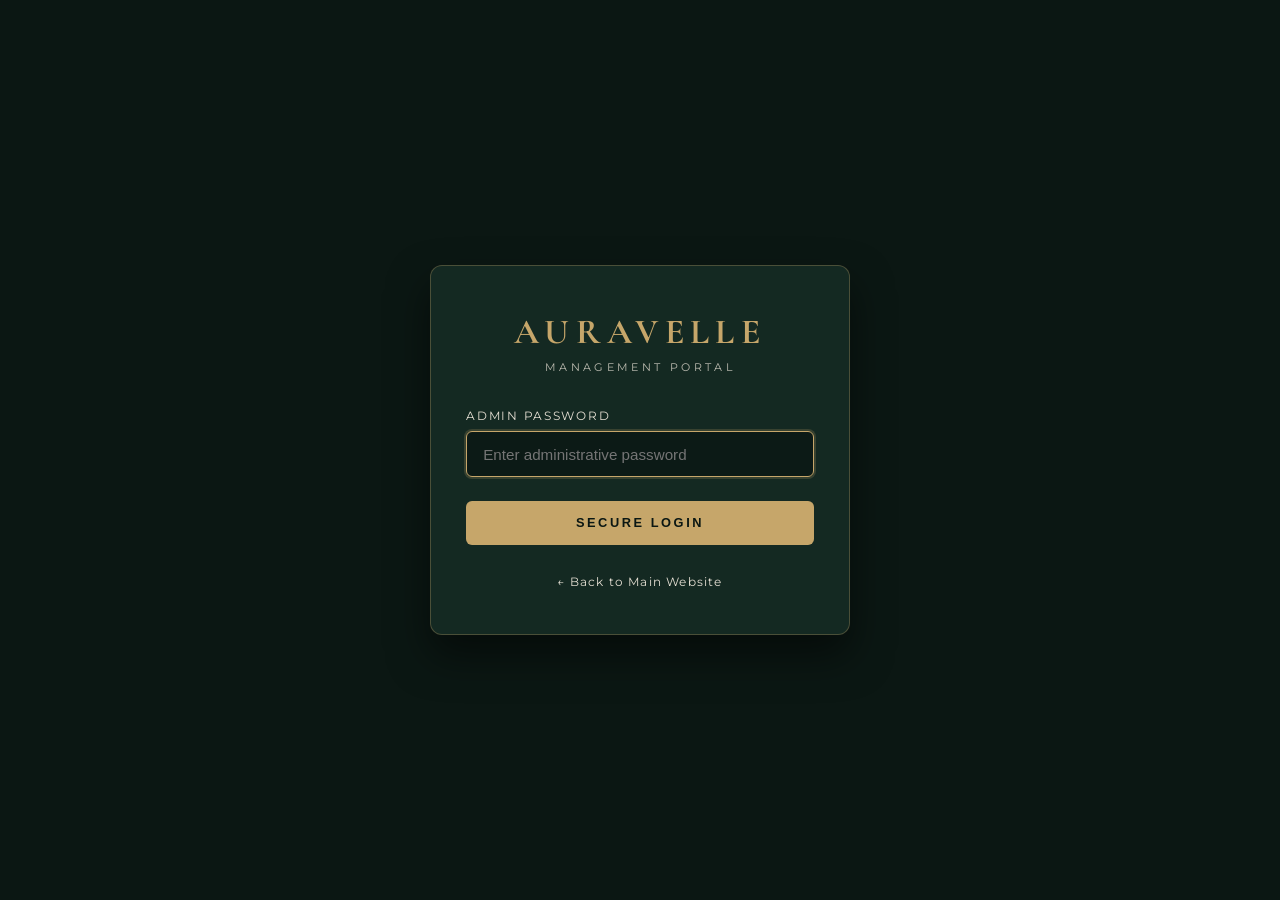
<file: admin-login.html>
<!DOCTYPE html>
<html lang="en">
<head>
  <meta charset="UTF-8" />
  <meta name="viewport" content="width=device-width, initial-scale=1.0" />
  <title>The Grand Auravelle — Admin Login</title>
  <link rel="icon" type="image/svg+xml" href="data:image/svg+xml,%3Csvg xmlns='http://www.w3.org/2000/svg' viewBox='0 0 64 64'%3E%3Crect width='64' height='64' rx='12' fill='%230b1713'/%3E%3Ctext x='32' y='44' font-family='Georgia,serif' font-size='34' fill='%23c6a66a' text-anchor='middle'%3EA%3C/text%3E%3C/svg%3E" />
  <link href="https://fonts.googleapis.com/css2?family=Cormorant+Garamond:wght@400;600&family=Montserrat:wght@300;400;500;600&display=swap" rel="stylesheet" />
  <style>
    * { margin: 0; padding: 0; box-sizing: border-box; }
    :root {
      --obsidian: #0b1713;
      --forest: #10231d;
      --card: #142922;
      --gold: #c6a66a;
      --gold-light: #dfc48d;
      --ivory: #f3eee4;
      --stone: #e5dfd3;
    }
    body {
      background: var(--obsidian);
      color: var(--ivory);
      font-family: 'Montserrat', sans-serif;
      min-height: 100vh;
      display: flex;
      align-items: center;
      justify-content: center;
      padding: 1.5rem;
    }
    .login-box {
      background: var(--card);
      border: 1px solid rgba(198, 166, 106, 0.3);
      padding: 2.8rem 2.2rem;
      border-radius: 12px;
      width: 100%;
      max-width: 420px;
      box-shadow: 0 20px 40px rgba(0,0,0,0.5);
      text-align: center;
    }
    .brand-mark {
      font-family: 'Cormorant Garamond', serif;
      font-size: 2.2rem;
      letter-spacing: 0.18em;
      color: var(--gold);
      margin-bottom: 0.4rem;
    }
    .brand-sub {
      font-size: 0.7rem;
      letter-spacing: 0.3em;
      text-transform: uppercase;
      color: var(--stone);
      opacity: 0.8;
      margin-bottom: 2.2rem;
    }
    .form-group {
      text-align: left;
      margin-bottom: 1.5rem;
    }
    .form-group label {
      display: block;
      font-size: 0.72rem;
      letter-spacing: 0.15em;
      text-transform: uppercase;
      color: var(--stone);
      margin-bottom: 0.5rem;
    }
    .form-group input {
      width: 100%;
      background: rgba(11, 23, 19, 0.8);
      border: 1px solid rgba(198, 166, 106, 0.4);
      padding: 0.85rem 1rem;
      font-size: 0.95rem;
      color: var(--ivory);
      border-radius: 6px;
      outline: none;
      transition: border-color 0.3s;
    }
    .form-group input:focus {
      border-color: var(--gold);
      box-shadow: 0 0 0 2px rgba(198, 166, 106, 0.2);
    }
    .btn-login {
      width: 100%;
      background: var(--gold);
      color: var(--obsidian);
      border: none;
      padding: 0.9rem;
      font-size: 0.8rem;
      font-weight: 600;
      letter-spacing: 0.2em;
      text-transform: uppercase;
      border-radius: 6px;
      cursor: pointer;
      transition: all 0.3s;
    }
    .btn-login:hover {
      background: var(--gold-light);
      transform: translateY(-1px);
    }
    .btn-login:disabled {
      opacity: 0.6;
      cursor: not-allowed;
    }
    .error-box {
      display: none;
      background: rgba(244, 67, 54, 0.15);
      border: 1px solid #f44336;
      color: #ff8a80;
      padding: 0.75rem;
      border-radius: 6px;
      font-size: 0.8rem;
      margin-bottom: 1.2rem;
    }
    .back-home {
      display: inline-block;
      margin-top: 1.8rem;
      color: var(--stone);
      text-decoration: none;
      font-size: 0.75rem;
      letter-spacing: 0.1em;
      transition: color 0.3s;
    }
    .back-home:hover {
      color: var(--gold);
    }
  </style>
</head>
<body>
  <div class="login-box">
    <h1 class="brand-mark">AURAVELLE</h1>
    <div class="brand-sub">Management Portal</div>

    <div class="error-box" id="error-box"></div>

    <form id="login-form">
      <div class="form-group">
        <label for="password">Admin Password</label>
        <input type="password" id="password" required placeholder="Enter administrative password" autocomplete="current-password" autofocus />
      </div>

      <button type="submit" class="btn-login" id="login-btn">Secure Login</button>
    </form>

    <a href="index.html" class="back-home">← Back to Main Website</a>
  </div>

  <script>
    const API_BASE = window.location.hostname === 'localhost' || window.location.hostname === '127.0.0.1'
      ? 'http://localhost:3000/api'
      : 'https://auravelle-grand-villa-be-production.up.railway.app/api';

    const form = document.getElementById('login-form');
    const passwordInput = document.getElementById('password');
    const loginBtn = document.getElementById('login-btn');
    const errorBox = document.getElementById('error-box');

    // Auto-redirect if token is already active
    const existingToken = localStorage.getItem('auravelle_admin_token');
    if (existingToken) {
      window.location.href = 'admin.html';
    }

    form.addEventListener('submit', async (e) => {
      e.preventDefault();
      const password = passwordInput.value.trim();
      if (!password) return;

      errorBox.style.display = 'none';
      loginBtn.disabled = true;
      loginBtn.textContent = 'Verifying...';

      try {
        const response = await fetch(`${API_BASE}/admin/login`, {
          method: 'POST',
          headers: { 'Content-Type': 'application/json' },
          body: JSON.stringify({ password })
        });

        const data = await response.json();

        if (response.ok && data.token) {
          localStorage.setItem('auravelle_admin_token', data.token);
          window.location.href = 'admin.html';
        } else {
          showError(data.error || 'Invalid credentials. Access denied.');
        }
      } catch (err) {
        // Fallback for direct static testing if backend is offline
        if (password === 'auravelle999') {
          localStorage.setItem('auravelle_admin_token', 'offline-dev-token');
          window.location.href = 'admin.html';
        } else {
          showError('Cannot connect to backend server. Make sure server is running on port 3000.');
        }
      } finally {
        loginBtn.disabled = false;
        loginBtn.textContent = 'Secure Login';
      }
    });

    function showError(msg) {
      errorBox.textContent = msg;
      errorBox.style.display = 'block';
    }
  </script>
</body>
</html>
</file>
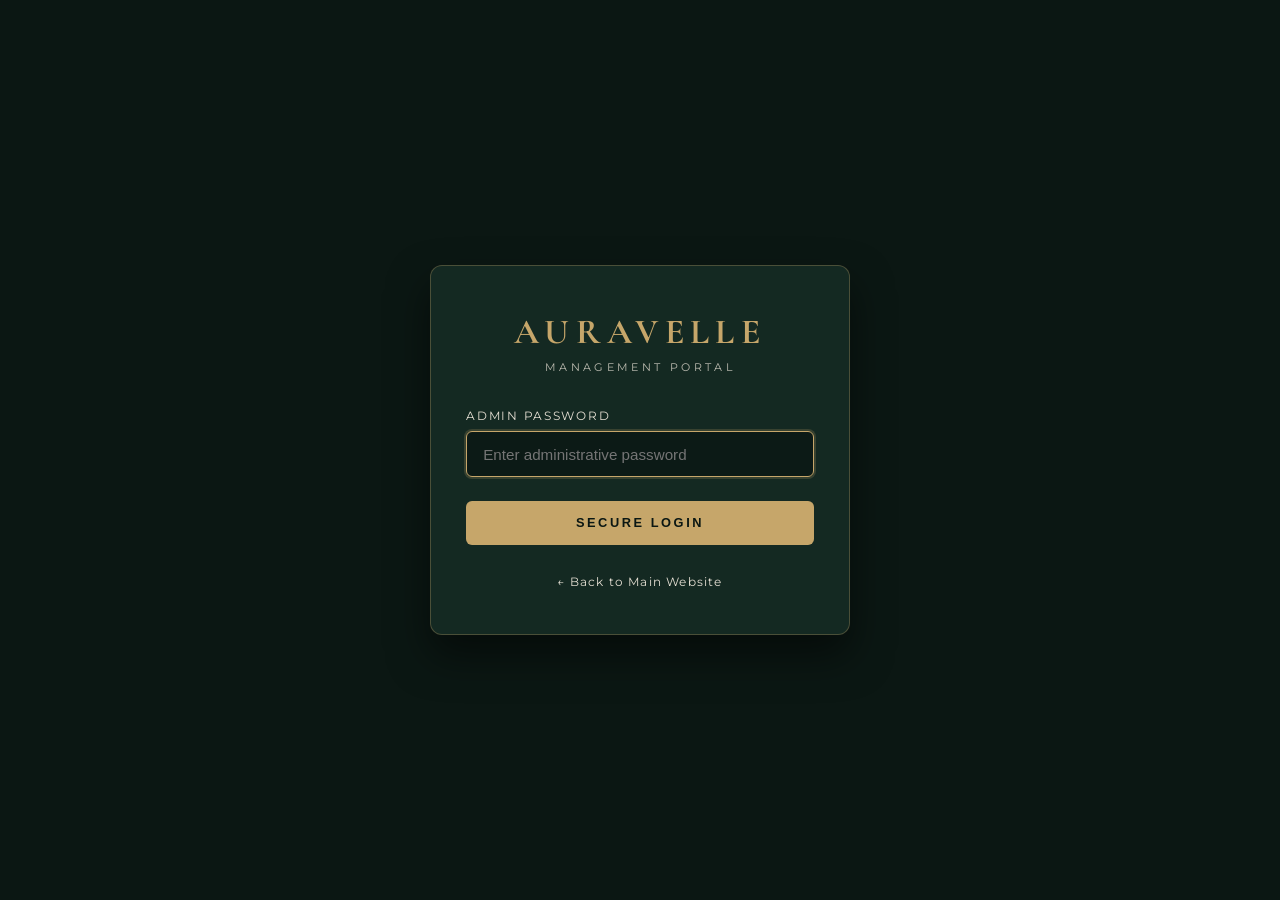
<file: admin.html>
<!DOCTYPE html>
<html lang="en">
<head>
  <meta charset="UTF-8" />
  <meta name="viewport" content="width=device-width, initial-scale=1.0" />
  <title>The Grand Auravelle — Admin Control Center</title>
  <link rel="icon" type="image/svg+xml" href="data:image/svg+xml,%3Csvg xmlns='http://www.w3.org/2000/svg' viewBox='0 0 64 64'%3E%3Crect width='64' height='64' rx='12' fill='%230b1713'/%3E%3Ctext x='32' y='44' font-family='Georgia,serif' font-size='34' fill='%23c6a66a' text-anchor='middle'%3EA%3C/text%3E%3C/svg%3E" />
  <link href="https://fonts.googleapis.com/css2?family=Cormorant+Garamond:wght@400;500;600&family=Montserrat:wght@300;400;500;600;700&display=swap" rel="stylesheet" />
  <style>
    * { margin: 0; padding: 0; box-sizing: border-box; }
    :root {
      --obsidian: #0b1713;
      --forest: #10231d;
      --emerald: #173127;
      --card: #142922;
      --card-hover: #1b382e;
      --gold: #c6a66a;
      --gold-light: #dfc48d;
      --ivory: #f3eee4;
      --stone: #e5dfd3;
      --danger: #f44336;
      --success: #4caf50;
      --warning: #ff9800;
      --info: #2196f3;
    }
    body {
      background: #08110e;
      color: var(--ivory);
      font-family: 'Montserrat', sans-serif;
      min-height: 100vh;
      display: flex;
    }

    /* Layout */
    .admin-wrapper {
      display: flex;
      width: 100%;
      min-height: 100vh;
    }

    /* Sidebar */
    .sidebar {
      width: 260px;
      background: var(--obsidian);
      border-right: 1px solid rgba(198, 166, 106, 0.2);
      display: flex;
      flex-direction: column;
      position: fixed;
      top: 0; bottom: 0; left: 0;
      z-index: 100;
      transition: transform 0.3s ease;
    }
    .sidebar-header {
      padding: 1.8rem 1.5rem;
      border-bottom: 1px solid rgba(198, 166, 106, 0.15);
    }
    .sidebar-logo {
      font-family: 'Cormorant Garamond', serif;
      font-size: 1.4rem;
      letter-spacing: 0.15em;
      color: var(--gold);
      text-decoration: none;
      display: block;
    }
    .sidebar-sub {
      font-size: 0.65rem;
      letter-spacing: 0.25em;
      text-transform: uppercase;
      color: var(--stone);
      opacity: 0.7;
      margin-top: 0.2rem;
    }
    .sidebar-nav {
      list-style: none;
      padding: 1.5rem 0.8rem;
      flex-grow: 1;
    }
    .sidebar-nav li { margin-bottom: 0.4rem; }
    .nav-btn {
      width: 100%;
      display: flex;
      align-items: center;
      gap: 0.8rem;
      padding: 0.85rem 1rem;
      background: none;
      border: none;
      border-radius: 6px;
      color: var(--stone);
      font-family: 'Montserrat', sans-serif;
      font-size: 0.8rem;
      font-weight: 500;
      letter-spacing: 0.08em;
      cursor: pointer;
      text-align: left;
      transition: all 0.25s;
    }
    .nav-btn:hover {
      background: rgba(198, 166, 106, 0.1);
      color: var(--gold);
    }
    .nav-btn.active {
      background: rgba(198, 166, 106, 0.18);
      color: var(--gold-light);
      border-left: 3px solid var(--gold);
    }
    .sidebar-footer {
      padding: 1.2rem;
      border-top: 1px solid rgba(198, 166, 106, 0.15);
      display: flex;
      justify-content: space-between;
      align-items: center;
    }
    .btn-logout {
      background: none;
      border: 1px solid rgba(244, 67, 54, 0.5);
      color: #ff8a80;
      padding: 0.5rem 0.9rem;
      border-radius: 4px;
      font-size: 0.75rem;
      cursor: pointer;
      transition: all 0.2s;
    }
    .btn-logout:hover {
      background: var(--danger);
      color: #fff;
    }
    .live-site-link {
      color: var(--gold);
      text-decoration: none;
      font-size: 0.75rem;
      letter-spacing: 0.05em;
    }

    /* Main Area */
    .main-panel {
      margin-left: 260px;
      flex-grow: 1;
      padding: 2.5rem 3rem;
      max-width: 1400px;
    }

    /* Top Bar Mobile */
    .topbar-mobile {
      display: none;
      align-items: center;
      justify-content: space-between;
      padding: 1rem 1.5rem;
      background: var(--obsidian);
      border-bottom: 1px solid rgba(198, 166, 106, 0.2);
    }
    .mobile-menu-btn {
      background: none;
      border: none;
      color: var(--gold);
      font-size: 1.5rem;
      cursor: pointer;
    }

    /* Header Section */
    .page-head {
      display: flex;
      justify-content: space-between;
      align-items: center;
      margin-bottom: 2rem;
      flex-wrap: wrap;
      gap: 1rem;
    }
    .page-title {
      font-family: 'Cormorant Garamond', serif;
      font-size: 2.2rem;
      color: var(--ivory);
      font-weight: 500;
    }
    .page-subtitle {
      font-size: 0.8rem;
      color: var(--stone);
      opacity: 0.7;
      margin-top: 0.2rem;
    }

    /* Stats Grid */
    .stats-row {
      display: grid;
      grid-template-columns: repeat(auto-fit, minmax(220px, 1fr));
      gap: 1.5rem;
      margin-bottom: 2.5rem;
    }
    .stat-card {
      background: var(--card);
      border: 1px solid rgba(198, 166, 106, 0.25);
      border-radius: 8px;
      padding: 1.5rem;
      position: relative;
      overflow: hidden;
    }
    .stat-card::before {
      content: '';
      position: absolute;
      top: 0; left: 0; width: 4px; height: 100%;
      background: var(--gold);
    }
    .stat-card.new::before { background: var(--info); }
    .stat-card.called::before { background: var(--warning); }
    .stat-card.booked::before { background: var(--success); }
    .stat-label {
      font-size: 0.72rem;
      text-transform: uppercase;
      letter-spacing: 0.15em;
      color: var(--stone);
      opacity: 0.8;
    }
    .stat-number {
      font-family: 'Cormorant Garamond', serif;
      font-size: 2.5rem;
      color: var(--gold-light);
      margin: 0.4rem 0;
      line-height: 1;
    }

    /* Tab Panels */
    .tab-section {
      display: none;
      animation: fadeIn 0.3s ease;
    }
    .tab-section.active { display: block; }
    @keyframes fadeIn { from { opacity: 0; transform: translateY(6px); } to { opacity: 1; transform: translateY(0); } }

    /* Cards & Containers */
    .content-card {
      background: var(--card);
      border: 1px solid rgba(198, 166, 106, 0.2);
      border-radius: 8px;
      padding: 1.8rem;
      margin-bottom: 2rem;
    }
    .card-title {
      font-family: 'Cormorant Garamond', serif;
      font-size: 1.4rem;
      color: var(--gold-light);
      margin-bottom: 1.2rem;
      display: flex;
      justify-content: space-between;
      align-items: center;
    }

    /* Buttons */
    .btn {
      display: inline-flex;
      align-items: center;
      gap: 0.5rem;
      padding: 0.65rem 1.4rem;
      font-family: 'Montserrat', sans-serif;
      font-size: 0.75rem;
      font-weight: 600;
      letter-spacing: 0.12em;
      text-transform: uppercase;
      border-radius: 4px;
      border: none;
      cursor: pointer;
      transition: all 0.25s;
      text-decoration: none;
    }
    .btn-gold {
      background: var(--gold);
      color: var(--obsidian);
    }
    .btn-gold:hover {
      background: var(--gold-light);
      box-shadow: 0 4px 15px rgba(198, 166, 106, 0.3);
    }
    .btn-outline {
      background: transparent;
      border: 1px solid var(--gold);
      color: var(--gold);
    }
    .btn-outline:hover {
      background: rgba(198, 166, 106, 0.15);
    }
    .btn-sm {
      padding: 0.4rem 0.8rem;
      font-size: 0.7rem;
    }
    .btn-success { background: var(--success); color: #fff; }
    .btn-warning { background: var(--warning); color: #fff; }
    .btn-danger { background: var(--danger); color: #fff; }

    /* Tables */
    .table-responsive {
      overflow-x: auto;
      border-radius: 6px;
      border: 1px solid rgba(198, 166, 106, 0.15);
    }
    .custom-table {
      width: 100%;
      border-collapse: collapse;
      text-align: left;
      font-size: 0.82rem;
    }
    .custom-table th {
      background: var(--obsidian);
      color: var(--gold);
      padding: 1rem 1.2rem;
      font-weight: 600;
      text-transform: uppercase;
      letter-spacing: 0.1em;
      border-bottom: 1px solid rgba(198, 166, 106, 0.25);
    }
    .custom-table td {
      padding: 1rem 1.2rem;
      border-bottom: 1px solid rgba(255, 255, 255, 0.05);
      color: var(--stone);
    }
    .custom-table tr:hover td {
      background: var(--card-hover);
      color: var(--ivory);
    }

    /* Badges */
    .badge {
      display: inline-block;
      padding: 0.25rem 0.7rem;
      border-radius: 50px;
      font-size: 0.65rem;
      font-weight: 600;
      text-transform: uppercase;
      letter-spacing: 0.1em;
    }
    .badge.new { background: rgba(33, 150, 243, 0.2); color: #64b5f6; border: 1px solid #2196f3; }
    .badge.called { background: rgba(255, 152, 0, 0.2); color: #ffb74d; border: 1px solid #ff9800; }
    .badge.booked { background: rgba(76, 175, 80, 0.2); color: #81c784; border: 1px solid #4caf50; }
    .badge.cancelled { background: rgba(244, 67, 54, 0.2); color: #e57373; border: 1px solid #f44336; }

    /* Filters Bar */
    .filters-bar {
      display: flex;
      justify-content: space-between;
      align-items: center;
      flex-wrap: wrap;
      gap: 1rem;
      margin-bottom: 1.5rem;
    }
    .filter-tags { display: flex; gap: 0.5rem; }
    .filter-pill {
      background: rgba(255, 255, 255, 0.05);
      border: 1px solid rgba(198, 166, 106, 0.2);
      color: var(--stone);
      padding: 0.4rem 0.9rem;
      border-radius: 4px;
      font-size: 0.75rem;
      cursor: pointer;
      transition: all 0.2s;
    }
    .filter-pill.active, .filter-pill:hover {
      background: var(--gold);
      color: var(--obsidian);
      border-color: var(--gold);
    }
    .search-box {
      background: rgba(11, 23, 19, 0.8);
      border: 1px solid rgba(198, 166, 106, 0.3);
      padding: 0.5rem 1rem;
      border-radius: 4px;
      color: var(--ivory);
      font-size: 0.8rem;
      outline: none;
      min-width: 250px;
    }

    /* Forms & Inputs */
    .form-grid {
      display: grid;
      grid-template-columns: repeat(auto-fit, minmax(300px, 1fr));
      gap: 1.5rem;
    }
    .form-field {
      margin-bottom: 1.2rem;
    }
    .form-field label {
      display: block;
      font-size: 0.72rem;
      text-transform: uppercase;
      letter-spacing: 0.15em;
      color: var(--gold);
      margin-bottom: 0.5rem;
    }
    .form-field input, .form-field textarea, .form-field select {
      width: 100%;
      background: rgba(11, 23, 19, 0.9);
      border: 1px solid rgba(198, 166, 106, 0.3);
      border-radius: 4px;
      padding: 0.75rem 1rem;
      color: var(--ivory);
      font-family: 'Montserrat', sans-serif;
      font-size: 0.85rem;
      outline: none;
      transition: border-color 0.2s;
    }
    .form-field input:focus, .form-field textarea:focus {
      border-color: var(--gold);
      box-shadow: 0 0 0 2px rgba(198, 166, 106, 0.2);
    }

    /* Room Cards Grid */
    .rooms-admin-grid {
      display: grid;
      grid-template-columns: repeat(auto-fill, minmax(320px, 1fr));
      gap: 1.5rem;
    }
    .room-admin-card {
      background: var(--card);
      border: 1px solid rgba(198, 166, 106, 0.25);
      border-radius: 8px;
      overflow: hidden;
      display: flex;
      flex-direction: column;
    }
    .room-card-preview {
      height: 180px;
      width: 100%;
      object-fit: cover;
      background: var(--forest);
    }
    .room-card-body {
      padding: 1.4rem;
      flex-grow: 1;
      display: flex;
      flex-direction: column;
    }
    .room-card-title {
      font-family: 'Cormorant Garamond', serif;
      font-size: 1.3rem;
      color: var(--ivory);
      margin-bottom: 0.3rem;
    }
    .room-card-price-tag {
      font-size: 1.2rem;
      font-weight: 600;
      color: var(--gold);
      margin-bottom: 0.8rem;
    }
    .room-card-desc {
      font-size: 0.8rem;
      color: var(--stone);
      line-height: 1.5;
      margin-bottom: 1.2rem;
      flex-grow: 1;
    }
    .room-card-foot {
      display: flex;
      gap: 0.6rem;
      border-top: 1px solid rgba(255, 255, 255, 0.08);
      padding-top: 1rem;
    }

    /* Modal */
    .modal-backdrop {
      position: fixed;
      inset: 0;
      background: rgba(0, 0, 0, 0.8);
      backdrop-filter: blur(4px);
      display: none;
      align-items: center;
      justify-content: center;
      z-index: 1000;
      padding: 1.5rem;
    }
    .modal-backdrop.open { display: flex; }
    .modal-box {
      background: var(--card);
      border: 1px solid var(--gold);
      border-radius: 8px;
      width: 100%;
      max-width: 650px;
      max-height: 90vh;
      overflow-y: auto;
      padding: 2rem;
    }

    /* Toast Notification */
    .toast {
      position: fixed;
      bottom: 2rem;
      right: 2rem;
      background: var(--card);
      border-left: 4px solid var(--gold);
      color: var(--ivory);
      padding: 1rem 1.5rem;
      border-radius: 4px;
      box-shadow: 0 10px 25px rgba(0,0,0,0.6);
      font-size: 0.85rem;
      display: none;
      z-index: 2000;
      animation: slideIn 0.3s ease;
    }
    @keyframes slideIn { from { transform: translateX(100%); } to { transform: translateX(0); } }

    /* Responsive */
    @media (max-width: 900px) {
      .sidebar { transform: translateX(-100%); }
      .sidebar.open { transform: translateX(0); }
      .main-panel { margin-left: 0; padding: 1.5rem; }
      .topbar-mobile { display: flex; }
    }
  </style>
</head>
<body>

<div class="admin-wrapper">
  <!-- Topbar Mobile -->
  <div class="topbar-mobile">
    <div style="font-family: 'Cormorant Garamond', serif; font-size: 1.3rem; color: var(--gold);">AURAVELLE ADMIN</div>
    <button class="mobile-menu-btn" id="menu-toggle">☰</button>
  </div>

  <!-- Sidebar -->
  <aside class="sidebar" id="sidebar">
    <div class="sidebar-header">
      <a href="index.html" class="sidebar-logo">THE GRAND AURAVELLE</a>
      <div class="sidebar-sub">Control Portal</div>
    </div>

    <ul class="sidebar-nav">
      <li><button class="nav-btn active" data-tab="dashboard">📊 Dashboard</button></li>
      <li><button class="nav-btn" data-tab="enquiries">📬 Enquiries</button></li>
      <li><button class="nav-btn" data-tab="rooms">🛏️ Rooms & Pricing</button></li>
      <li><button class="nav-btn" data-tab="settings">⚙️ Site Settings (Live Sync)</button></li>
      <li><button class="nav-btn" data-tab="reviews">⭐ Guest Reviews</button></li>
    </ul>

    <div class="sidebar-footer">
      <a href="index.html" target="_blank" class="live-site-link">↗ Visit Live Site</a>
      <button class="btn-logout" id="logout-btn">Logout</button>
    </div>
  </aside>

  <!-- Main Content -->
  <main class="main-panel">
    <!-- ════════ TAB: DASHBOARD ════════ -->
    <section class="tab-section active" id="tab-dashboard">
      <div class="page-head">
        <div>
          <h1 class="page-title">Executive Dashboard</h1>
          <p class="page-subtitle">Real-time booking pipeline and property statistics</p>
        </div>
        <button class="btn btn-gold" onclick="exportCSV()">📥 Download All Enquiries CSV</button>
      </div>

      <div class="stats-row">
        <div class="stat-card new">
          <div class="stat-label">Pending Inquiries</div>
          <div class="stat-number" id="stat-new">0</div>
          <div style="font-size: 0.7rem; color: #64b5f6;">Requires Callback</div>
        </div>
        <div class="stat-card called">
          <div class="stat-label">In Discussion / Called</div>
          <div class="stat-number" id="stat-called">0</div>
          <div style="font-size: 0.7rem; color: #ffb74d;">Pending Guest Decision</div>
        </div>
        <div class="stat-card booked">
          <div class="stat-label">Confirmed Bookings</div>
          <div class="stat-number" id="stat-booked">0</div>
          <div style="font-size: 0.7rem; color: #81c784;">Successfully Reserved</div>
        </div>
        <div class="stat-card">
          <div class="stat-label">Active Suites Online</div>
          <div class="stat-number" id="stat-rooms">4</div>
          <div style="font-size: 0.7rem; color: var(--gold);">Synced with Main Site</div>
        </div>
      </div>

      <div class="content-card">
        <div class="card-title">
          <span>Recent Booking Requests</span>
          <button class="btn btn-outline btn-sm" onclick="switchTab('enquiries')">View All</button>
        </div>
        <div class="table-responsive">
          <table class="custom-table">
            <thead>
              <tr>
                <th>Guest</th>
                <th>Phone</th>
                <th>Check-In</th>
                <th>Guests</th>
                <th>Status</th>
                <th>Actions</th>
              </tr>
            </thead>
            <tbody id="dashboard-recent-table">
              <tr><td colspan="6" style="text-align:center;">Loading enquiries...</td></tr>
            </tbody>
          </table>
        </div>
      </div>
    </section>

    <!-- ════════ TAB: ENQUIRIES ════════ -->
    <section class="tab-section" id="tab-enquiries">
      <div class="page-head">
        <div>
          <h1 class="page-title">Guest Booking Enquiries</h1>
          <p class="page-subtitle">Manage guest inquiries, phone callbacks, and reservation statuses</p>
        </div>
        <button class="btn btn-gold" onclick="exportCSV()">📥 Export CSV</button>
      </div>

      <div class="content-card">
        <div class="filters-bar">
          <div class="filter-tags">
            <button class="filter-pill active" onclick="setFilter('all', this)">All</button>
            <button class="filter-pill" onclick="setFilter('new', this)">New</button>
            <button class="filter-pill" onclick="setFilter('called', this)">Called</button>
            <button class="filter-pill" onclick="setFilter('booked', this)">Booked</button>
          </div>
          <input type="text" class="search-box" id="enquiry-search" placeholder="🔍 Search guest, phone, email..." oninput="filterTable()" />
        </div>

        <div class="table-responsive">
          <table class="custom-table">
            <thead>
              <tr>
                <th>Date</th>
                <th>Guest Details</th>
                <th>Dates</th>
                <th>Guests</th>
                <th>Location / Notes</th>
                <th>Status</th>
                <th>Actions</th>
              </tr>
            </thead>
            <tbody id="enquiries-full-table">
              <tr><td colspan="7" style="text-align:center;">Loading data...</td></tr>
            </tbody>
          </table>
        </div>
      </div>
    </section>

    <!-- ════════ TAB: ROOMS & PRICING ════════ -->
    <section class="tab-section" id="tab-rooms">
      <div class="page-head">
        <div>
          <h1 class="page-title">Suites & Room Pricing</h1>
          <p class="page-subtitle">Changes made here automatically update on the live main website</p>
        </div>
        <button class="btn btn-gold" onclick="openAddRoomModal()">+ Add New Suite</button>
      </div>

      <div class="rooms-admin-grid" id="rooms-admin-list">
        <!-- Dynamically rendered -->
      </div>
    </section>

    <!-- ════════ TAB: SITE SETTINGS ════════ -->
    <section class="tab-section" id="tab-settings">
      <div class="page-head">
        <div>
          <h1 class="page-title">Live Website Settings</h1>
          <p class="page-subtitle">Modify phone, email, and prices. Everything updates in real time across the site.</p>
        </div>
        <button class="btn btn-gold" onclick="saveSiteSettings()">💾 Save All Changes</button>
      </div>

      <div class="content-card">
        <div class="card-title">📞 Contact & Communication Numbers</div>
        <div class="form-grid">
          <div class="form-field">
            <label>Primary Phone Number (Click-to-Call)</label>
            <input type="tel" id="set-phone" placeholder="+91 99446 12179" />
          </div>
          <div class="form-field">
            <label>Official Email Address</label>
            <input type="email" id="set-email" placeholder="auravellegrand@gmail.com" />
          </div>
          <div class="form-field">
            <label>WhatsApp Number (Direct Chat)</label>
            <input type="tel" id="set-whatsapp" placeholder="+919944612179" />
          </div>
          <div class="form-field">
            <label>Villa Location / Address</label>
            <input type="text" id="set-address" placeholder="Kanthalloor, Kerala 685598" />
          </div>
        </div>
      </div>

      <div class="content-card">
        <div class="card-title">🏷️ Pricing & Showcase Settings</div>
        <div class="form-grid">
          <div class="form-field">
            <label>Starting Price Display (e.g. ₹8,000)</label>
            <input type="text" id="set-price-start" placeholder="₹8,000" />
          </div>
          <div class="form-field">
            <label>Instagram Handle URL</label>
            <input type="url" id="set-instagram" placeholder="https://instagram.com/thegrandauravelle" />
          </div>
        </div>
      </div>

      <div class="content-card">
        <div class="card-title">🔍 Advanced SEO & Meta Tags</div>
        <div class="form-field">
          <label>Website Title (Google & Social Meta)</label>
          <input type="text" id="set-meta-title" placeholder="The Grand Auravelle Pool Villa · Kanthalloor, Kerala" />
        </div>
        <div class="form-field">
          <label>Website Description</label>
          <textarea id="set-meta-desc" rows="3" placeholder="Luxury mountain retreat with private pool suites in Kanthalloor, Kerala..."></textarea>
        </div>
      </div>
    </section>
  
    <!-- ════════ TAB: GUEST REVIEWS ════════ -->
    <section class="tab-section" id="tab-reviews">
      <div class="page-head">
        <div>
          <h1 class="page-title">Guest Reviews Management</h1>
          <p class="page-subtitle">Add, edit, or remove customer reviews displayed on the website</p>
        </div>
        <button class="btn btn-gold" onclick="openAddReviewModal()">+ Add New Review</button>
      </div>

      <div class="content-card">
        <div class="filters-bar">
          <div class="filter-tags">
            <button class="filter-pill active" onclick="setReviewFilter('all', this)">All</button>
            <button class="filter-pill" onclick="setReviewFilter('featured', this)">Featured</button>
            <button class="filter-pill" onclick="setReviewFilter('not-featured', this)">Not Featured</button>
          </div>
          <input type="text" class="search-box" id="review-search" placeholder="🔍 Search guest name or review..." oninput="filterReviews()" />
        </div>

        <div class="table-responsive">
          <table class="custom-table">
            <thead>
              <tr>
                <th>Avatar</th>
                <th>Guest Details</th>
                <th>Rating</th>
                <th>Review</th>
                <th>Source</th>
                <th>Featured</th>
                <th>Actions</th>
              </tr>
            </thead>
            <tbody id="reviews-table">
              <tr><td colspan="7" style="text-align:center;">Loading reviews...</td></tr>
            </tbody>
          </table>
        </div>
      </div>
    </section>
</main>
</div>

<!-- Modal for Add/Edit Suite -->
<div class="modal-backdrop" id="room-modal">
  <div class="modal-box">
    <h2 style="font-family: 'Cormorant Garamond', serif; font-size: 1.8rem; color: var(--gold); margin-bottom: 1.5rem;" id="modal-heading">Add Suite</h2>

    <form id="suite-form">
      <input type="hidden" id="modal-room-id" />
      <div class="form-field">
        <label>Suite Name *</label>
        <input type="text" id="modal-room-name" required placeholder="e.g. Royal Balcony Suite" />
      </div>
      <div class="form-field">
        <label>Subtitle / Key Feature</label>
        <input type="text" id="modal-room-subtitle" placeholder="e.g. Private Pool & Mountain Panorama" />
      </div>
      <div class="form-field">
        <label>Nightly Price (₹) *</label>
        <input type="number" id="modal-room-price" required placeholder="12500" />
      </div>
      <div class="form-field">
        <label>Description</label>
        <textarea id="modal-room-desc" rows="3" placeholder="Describe the room, atmosphere, and view..."></textarea>
      </div>
      <div class="form-field">
        <label>Amenities (Comma-separated)</label>
        <input type="text" id="modal-room-amenities" placeholder="King Bed, Private Heated Pool, Mountain View, Mini Bar, WiFi" />
      </div>
      <div class="form-field">
        <label>Image URLs (One per line)</label>
        <textarea id="modal-room-images" rows="2" placeholder="images/balcony-suite.jpg&#10;images/balcony-view.jpg"></textarea>
      </div>

      <div style="display: flex; gap: 1rem; justify-content: flex-end; margin-top: 1.5rem;">
        <button type="button" class="btn btn-outline" onclick="closeRoomModal()">Cancel</button>
        <button type="submit" class="btn btn-gold">Save Suite</button>
      </div>
    </form>
  </div>
</div>

<!-- Toast -->
<div class="toast" id="toast"></div>

<script>
  // Auth Token
  const token = localStorage.getItem('auravelle_admin_token');
  if (!token) {
    window.location.href = 'admin-login.html';
  }

  const API_BASE = window.location.hostname === 'localhost' || window.location.hostname === '127.0.0.1'
    ? 'http://localhost:3000/api'
    : 'https://auravelle-grand-villa-be-production.up.railway.app/api';

  let allEnquiries = [];
  let currentFilter = 'all';
  let allRooms = [];

  // Init
  document.addEventListener('DOMContentLoaded', () => {
    setupNavigation();
    loadDashboard();
    loadEnquiries();
    loadRooms();
    loadSettings();
  });

  // Navigation
  function setupNavigation() {
    document.querySelectorAll('.sidebar-nav .nav-btn').forEach(btn => {
      btn.addEventListener('click', () => {
        const tab = btn.dataset.tab;
        switchTab(tab);
      });
    });

    document.getElementById('logout-btn').addEventListener('click', () => {
      localStorage.removeItem('auravelle_admin_token');
      window.location.href = 'admin-login.html';
    });

    document.getElementById('menu-toggle')?.addEventListener('click', () => {
      document.getElementById('sidebar').classList.toggle('open');
    });
  }

  function switchTab(tabId) {
    document.querySelectorAll('.sidebar-nav .nav-btn').forEach(b => b.classList.remove('active'));
    document.querySelector(`[data-tab="${tabId}"]`)?.classList.add('active');

    document.querySelectorAll('.tab-section').forEach(s => s.classList.remove('active'));
    document.getElementById(`tab-${tabId}`)?.classList.add('active');

    if (tabId === 'reviews') { loadReviews(); }
    // Close mobile drawer if open
    document.getElementById('sidebar').classList.remove('open');
  }

  // Toast Helper
  function showToast(msg, isError = false) {
    const toast = document.getElementById('toast');
    toast.textContent = msg;
    toast.style.borderLeftColor = isError ? '#f44336' : '#c6a66a';
    toast.style.display = 'block';
    setTimeout(() => { toast.style.display = 'none'; }, 3500);
  }

  // ════════ ENQUIRIES & DASHBOARD ════════
  async function loadDashboard() {
    try {
      const res = await fetch(`${API_BASE}/admin/enquiries`, {
        headers: { 'Authorization': `Bearer ${token}` }
      });
      if (res.status === 401) {
        localStorage.removeItem('auravelle_admin_token');
        window.location.href = 'admin-login.html';
        return;
      }
      allEnquiries = await res.json();
      updateDashboardCounts();
      renderDashboardRecent();
    } catch (err) {
      console.warn('Backend unavailable, rendering demo data');
      mockLocalEnquiries();
    }
  }

  function mockLocalEnquiries() {
    allEnquiries = [
      { id: 1, name: "Rahul Sharma", email: "rahul.s@gmail.com", phone: "+91 98401 23456", location: "Bangalore", check_in_date: "2026-10-15", check_out_date: "2026-10-18", guest_count: 2, status: "new", special_requests: "Honeymoon setup with pool flowers", created_at: new Date().toISOString() },
      { id: 2, name: "Ananya Iyer", email: "ananya.iyer@outlook.com", phone: "+91 97890 87654", location: "Chennai", check_in_date: "2026-10-22", check_out_date: "2026-10-25", guest_count: 4, status: "called", special_requests: "Barbecue dinner booking", created_at: new Date(Date.now() - 86400000).toISOString() },
      { id: 3, name: "Vikram Menon", email: "vikram.menon@gmail.com", phone: "+91 94441 55667", location: "Kochi", check_in_date: "2026-11-01", check_out_date: "2026-11-04", guest_count: 2, status: "booked", special_requests: "Private balcony pool villa requested", created_at: new Date(Date.now() - 172800000).toISOString() }
    ];
    updateDashboardCounts();
    renderDashboardRecent();
    renderEnquiriesTable();
  }

  function updateDashboardCounts() {
    document.getElementById('stat-new').textContent = allEnquiries.filter(e => e.status === 'new').length;
    document.getElementById('stat-called').textContent = allEnquiries.filter(e => e.status === 'called').length;
    document.getElementById('stat-booked').textContent = allEnquiries.filter(e => e.status === 'booked').length;
  }

  function renderDashboardRecent() {
    const tbody = document.getElementById('dashboard-recent-table');
    const recent = allEnquiries.slice(0, 5);
    if (!recent.length) {
      tbody.innerHTML = '<tr><td colspan="6" style="text-align:center;">No inquiries yet.</td></tr>';
      return;
    }

    tbody.innerHTML = recent.map(e => `
      <tr>
        <td><strong>${escapeHtml(e.name)}</strong><br><small style="opacity:0.7;">${escapeHtml(e.email)}</small></td>
        <td><a href="tel:${e.phone}" style="color:var(--gold); text-decoration:none;">${escapeHtml(e.phone)}</a></td>
        <td>${e.check_in_date}</td>
        <td>${e.guest_count} Guests</td>
        <td><span class="badge ${e.status}">${e.status}</span></td>
        <td>
          <button class="btn btn-sm btn-success" onclick="updateStatus(${e.id}, 'called')">✓ Called</button>
          <button class="btn btn-sm btn-warning" onclick="updateStatus(${e.id}, 'booked')">→ Booked</button>
        </td>
      </tr>
    `).join('');
  }

  async function loadEnquiries() {
    if (!allEnquiries.length) await loadDashboard();
    renderEnquiriesTable();
  }

  function renderEnquiriesTable() {
    const tbody = document.getElementById('enquiries-full-table');
    const search = (document.getElementById('enquiry-search')?.value || '').toLowerCase();

    const filtered = allEnquiries.filter(e => {
      const matchFilter = currentFilter === 'all' || e.status === currentFilter;
      const matchSearch = !search ||
        e.name.toLowerCase().includes(search) ||
        e.phone.toLowerCase().includes(search) ||
        e.email.toLowerCase().includes(search) ||
        (e.location && e.location.toLowerCase().includes(search));
      return matchFilter && matchSearch;
    });

    if (!filtered.length) {
      tbody.innerHTML = '<tr><td colspan="7" style="text-align:center; padding:2rem;">No matching inquiries found.</td></tr>';
      return;
    }

    tbody.innerHTML = filtered.map(e => `
      <tr>
        <td><small>${new Date(e.created_at).toLocaleDateString()}</small></td>
        <td>
          <strong>${escapeHtml(e.name)}</strong><br>
          <a href="tel:${e.phone}" style="color:var(--gold); text-decoration:none;">${escapeHtml(e.phone)}</a><br>
          <small style="opacity:0.7;">${escapeHtml(e.email)}</small>
        </td>
        <td><strong>In:</strong> ${e.check_in_date}<br><strong>Out:</strong> ${e.check_out_date || '—'}</td>
        <td>${e.guest_count} Guests</td>
        <td>
          <small><strong>City:</strong> ${escapeHtml(e.location || '—')}</small><br>
          <small style="opacity:0.8;">${escapeHtml(e.special_requests || 'None')}</small>
        </td>
        <td><span class="badge ${e.status}">${e.status}</span></td>
        <td>
          <div style="display:flex; gap:0.3rem; flex-wrap:wrap;">
            <button class="btn btn-sm btn-success" title="Mark Called" onclick="updateStatus(${e.id}, 'called')">Called</button>
            <button class="btn btn-sm btn-warning" title="Mark Booked" onclick="updateStatus(${e.id}, 'booked')">Booked</button>
            <button class="btn btn-sm btn-danger" title="Delete" onclick="deleteEnquiry(${e.id})">✕</button>
          </div>
        </td>
      </tr>
    `).join('');
  }

  function setFilter(filter, el) {
    currentFilter = filter;
    document.querySelectorAll('.filter-pill').forEach(p => p.classList.remove('active'));
    el.classList.add('active');
    renderEnquiriesTable();
  }

  function filterTable() {
    renderEnquiriesTable();
  }

  async function updateStatus(id, newStatus) {
    try {
      await fetch(`${API_BASE}/admin/enquiries/${id}`, {
        method: 'PATCH',
        headers: {
          'Content-Type': 'application/json',
          'Authorization': `Bearer ${token}`
        },
        body: JSON.stringify({ status: newStatus })
      });
      showToast(`Status marked as '${newStatus}'`);
    } catch (e) {
      // Local demo fallback
      const item = allEnquiries.find(e => e.id === id);
      if (item) item.status = newStatus;
      showToast(`Status updated to ${newStatus} (Local)`);
    }
    await loadDashboard();
    renderEnquiriesTable();
  }

  async function deleteEnquiry(id) {
    if (!confirm('Are you sure you want to delete this enquiry?')) return;
    try {
      await fetch(`${API_BASE}/admin/enquiries/${id}`, {
        method: 'DELETE',
        headers: { 'Authorization': `Bearer ${token}` }
      });
      showToast('Enquiry removed');
    } catch (e) {
      allEnquiries = allEnquiries.filter(e => e.id !== id);
      showToast('Enquiry deleted (Local)');
    }
    await loadDashboard();
    renderEnquiriesTable();
  }

  function exportCSV() {
    window.open(`${API_BASE}/admin/export-csv`, '_blank');
  }

  // ════════ ROOMS & PRICING MANAGEMENT ════════
  async function loadRooms() {
    try {
      const res = await fetch(`${API_BASE}/rooms`);
      allRooms = await res.json();
      renderRoomsAdmin();
      document.getElementById('stat-rooms').textContent = allRooms.length;
    } catch (e) {
      // Default fallback
      allRooms = [
        { id: 1, name: "Balcony Suite", subtitle: "Panoramic Mountain View", price: 8500, description: "Wake up to misty hill vistas from your private balcony with luxury rain shower.", images: ["images/balcony-suite.jpg"], amenities: ["King Bed", "Private Balcony", "Mountain View"] },
        { id: 2, name: "Grand Pool Suite", subtitle: "Private Heated Plunge Pool", price: 14500, description: "Luxury plunge pool adjoining the bedroom suite with floor-to-ceiling glass.", images: ["images/bedroom-suite-1.jpg"], amenities: ["King Bed", "Private Heated Pool", "Jacuzzi"] },
        { id: 3, name: "Forest Retreat Villa", subtitle: "Secluded Lawn & Waterfall", price: 11000, description: "Teakwood four-poster bed and private wooden deck near the forest stream.", images: ["images/bedroom-suite-2.jpg"], amenities: ["Queen Bed", "Forest Lawn", "Outdoor Firepit"] },
        { id: 4, name: "Highland Jacuzzi Suite", subtitle: "Open-Air Stargazing Jacuzzi", price: 16500, description: "Terrace jacuzzi overlooking tea estates and misty peaks.", images: ["images/highland.jpeg"], amenities: ["King Bed", "Terrace Jacuzzi", "270° Panorama"] }
      ];
      renderRoomsAdmin();
    }
  }

  function renderRoomsAdmin() {
    const container = document.getElementById('rooms-admin-list');
    container.innerHTML = allRooms.map(r => `
      <div class="room-admin-card">
        <img src="${r.images?.[0] || 'images/villa-facade.png'}" class="room-card-preview" alt="${escapeHtml(r.name)}" onerror="this.src='images/villa-facade.png'">
        <div class="room-card-body">
          <div class="room-card-title">${escapeHtml(r.name)}</div>
          <div style="font-size:0.75rem; color:var(--stone); margin-bottom:0.4rem;">${escapeHtml(r.subtitle || '')}</div>
          <div class="room-card-price-tag">₹${Number(r.price).toLocaleString()} <span style="font-size:0.75rem; font-weight:400; color:var(--stone);">/ night</span></div>
          <div class="room-card-desc">${escapeHtml(r.description || '')}</div>
          <div class="room-card-foot">
            <button class="btn btn-outline btn-sm" onclick="openEditRoomModal(${r.id})">✏️ Edit Details & Price</button>
            <button class="btn btn-danger btn-sm" onclick="deleteRoom(${r.id})">Delete</button>
          </div>
        </div>
      </div>
    `).join('');
  }

  function openAddRoomModal() {
    document.getElementById('modal-heading').textContent = 'Add New Suite';
    document.getElementById('suite-form').reset();
    document.getElementById('modal-room-id').value = '';
    document.getElementById('room-modal').classList.add('open');
  }

  function openEditRoomModal(id) {
    const room = allRooms.find(r => r.id === id);
    if (!room) return;
    document.getElementById('modal-heading').textContent = 'Edit Suite';
    document.getElementById('modal-room-id').value = room.id;
    document.getElementById('modal-room-name').value = room.name;
    document.getElementById('modal-room-subtitle').value = room.subtitle || '';
    document.getElementById('modal-room-price').value = room.price;
    document.getElementById('modal-room-desc').value = room.description || '';
    document.getElementById('modal-room-amenities').value = (room.amenities || []).join(', ');
    document.getElementById('modal-room-images').value = (room.images || []).join('\n');
    document.getElementById('room-modal').classList.add('open');
  }

  function closeRoomModal() {
    document.getElementById('room-modal').classList.remove('open');
  }

  document.getElementById('suite-form').addEventListener('submit', async (e) => {
    e.preventDefault();
    const id = document.getElementById('modal-room-id').value;
    const roomData = {
      name: document.getElementById('modal-room-name').value.trim(),
      subtitle: document.getElementById('modal-room-subtitle').value.trim(),
      price: parseFloat(document.getElementById('modal-room-price').value) || 0,
      description: document.getElementById('modal-room-desc').value.trim(),
      amenities: document.getElementById('modal-room-amenities').value.split(',').map(s => s.trim()).filter(Boolean),
      images: document.getElementById('modal-room-images').value.split('\n').map(s => s.trim()).filter(Boolean)
    };

    try {
      const url = id ? `${API_BASE}/admin/rooms/${id}` : `${API_BASE}/admin/rooms`;
      const method = id ? 'PUT' : 'POST';

      const res = await fetch(url, {
        method,
        headers: {
          'Content-Type': 'application/json',
          'Authorization': `Bearer ${token}`
        },
        body: JSON.stringify(roomData)
      });
      if (!res.ok) throw new Error('Failed to save');
      showToast('Suite updated and live on website!');
    } catch (err) {
      // Local fallback
      if (id) {
        const idx = allRooms.findIndex(r => r.id == id);
        if (idx !== -1) allRooms[idx] = { ...allRooms[idx], ...roomData };
      } else {
        allRooms.push({ id: Date.now(), ...roomData });
      }
      showToast('Suite saved (Local Mode)');
    }

    closeRoomModal();
    renderRoomsAdmin();
  });

  async function deleteRoom(id) {
    if (!confirm('Are you sure you want to delete this suite? It will disappear from the website.')) return;
    try {
      await fetch(`${API_BASE}/admin/rooms/${id}`, {
        method: 'DELETE',
        headers: { 'Authorization': `Bearer ${token}` }
      });
      showToast('Room deleted from live site');
    } catch (e) {
      allRooms = allRooms.filter(r => r.id !== id);
      showToast('Room deleted (Local)');
    }
    renderRoomsAdmin();
  }

  // ════════ SITE SETTINGS MANAGEMENT ════════
  async function loadSettings() {
    try {
      const res = await fetch(`${API_BASE}/settings`);
      const s = await res.json();
      document.getElementById('set-phone').value = s.phone || '+91 99446 12179';
      document.getElementById('set-email').value = s.email || 'auravellegrand@gmail.com';
      document.getElementById('set-whatsapp').value = s.whatsapp || '+919944612179';
      document.getElementById('set-address').value = s.address || 'Kanthalloor, Kerala 685598';
      document.getElementById('set-price-start').value = s.price_range_start || '₹8,000';
      document.getElementById('set-instagram').value = s.instagram || 'https://instagram.com/thegrandauravelle';
      document.getElementById('set-meta-title').value = s.meta_title || 'The Grand Auravelle Pool Villa · Kanthalloor, Kerala';
      document.getElementById('set-meta-desc').value = s.meta_description || 'Luxury mountain retreat with private pool suites in Kanthalloor, Kerala.';
    } catch (e) {
      console.warn('Using default settings view');
    }
  }

  async function saveSiteSettings() {
    const settings = {
      phone: document.getElementById('set-phone').value.trim(),
      email: document.getElementById('set-email').value.trim(),
      whatsapp: document.getElementById('set-whatsapp').value.trim(),
      address: document.getElementById('set-address').value.trim(),
      price_range_start: document.getElementById('set-price-start').value.trim(),
      instagram: document.getElementById('set-instagram').value.trim(),
      meta_title: document.getElementById('set-meta-title').value.trim(),
      meta_description: document.getElementById('set-meta-desc').value.trim()
    };

    try {
      for (const [key, value] of Object.entries(settings)) {
        await fetch(`${API_BASE}/admin/settings/${key}`, {
          method: 'PUT',
          headers: {
            'Content-Type': 'application/json',
            'Authorization': `Bearer ${token}`
          },
          body: JSON.stringify({ value })
        });
      }
      showToast('✓ All settings synced with live website!');
    } catch (e) {
      showToast('Settings saved (Offline Mode)');
    }
  }

  function escapeHtml(text) {
    if (!text) return '';
    return text.toString().replace(/[&<>"']/g, m => ({ '&': '&amp;', '<': '&lt;', '>': '&gt;', '"': '&quot;', "'": '&#039;' })[m]);
  }


  // ===== GUEST REVIEWS MANAGEMENT =====
  let allReviews = [];
  let currentReviewFilter = 'all';

  async function loadReviews() {
    try {
      const res = await fetch(`${API_BASE}/admin/reviews`, {
        headers: { 'Authorization': `Bearer ${token}` }
      });
      if (res.status === 401) {
        localStorage.removeItem('auravelle_admin_token');
        window.location.href = 'admin-login.html';
        return;
      }
      allReviews = await res.json();
      renderReviewsTable();
    } catch (err) {
      console.warn('Backend unavailable, using demo reviews');
      allReviews = [
        { id: 1, guest_name: 'Priya M.', guest_location: 'Kochi', guest_avatar: 'P', rating: 5, review_text: 'The pool with that mountain backdrop - we still talk about it.', source: 'Booking.com', is_featured: true, display_order: 1 },
        { id: 2, guest_name: 'Rahul & Divya', guest_location: 'Bangalore', guest_avatar: 'R', rating: 5, review_text: 'Perfect anniversary getaway.', source: 'TripAdvisor', is_featured: true, display_order: 2 },
        { id: 3, guest_name: 'Anand K.', guest_location: 'Chennai', guest_avatar: 'A', rating: 5, review_text: 'Kanthalloor is already beautiful.', source: 'VoyeHomes', is_featured: true, display_order: 3 }
      ];
      renderReviewsTable();
    }
  }

  function renderReviewsTable() {
    const tbody = document.getElementById('reviews-table');
    const search = (document.getElementById('review-search')?.value || '').toLowerCase();
    let filtered = allReviews.filter(r => {
      const matchFilter = currentReviewFilter === 'all' || (currentReviewFilter === 'featured' && r.is_featured) || (currentReviewFilter === 'not-featured' && !r.is_featured);
      const matchSearch = !search || r.guest_name.toLowerCase().includes(search) || r.review_text.toLowerCase().includes(search);
      return matchFilter && matchSearch;
    });
    if (!filtered.length) { tbody.innerHTML = '<tr><td colspan="7" style="text-align:center; padding:2rem;">No reviews found.</td></tr>'; return; }
    tbody.innerHTML = filtered.map(r => `<tr><td><div style="width:36px;height:36px;border-radius:50%;background:var(--emerald);border:1px solid var(--gold);color:var(--gold);display:flex;align-items:center;justify-content:center;font-weight:600;">${escapeHtml(r.guest_avatar || r.guest_name.charAt(0))}</div></td><td><strong>${escapeHtml(r.guest_name)}</strong><br><small style="opacity:0.7;">${escapeHtml(r.guest_location || '')}</small></td><td>${'★'.repeat(r.rating)}</td><td style="max-width:280px;"><small>${escapeHtml(r.review_text.substring(0, 120))}</small></td><td><small>${escapeHtml(r.source || 'Google')}</small></td><td><span class="badge ${r.is_featured ? 'booked' : 'new'}">${r.is_featured ? 'Featured' : 'Hidden'}</span></td><td><button class="btn btn-outline btn-sm" onclick="openEditReviewModal(${r.id})">Edit</button> <button class="btn btn-sm btn-danger" onclick="deleteReview(${r.id})">X</button></td></tr>`).join('');
  }

  function setReviewFilter(filter, el) { currentReviewFilter = filter; document.querySelectorAll('.filter-pill').forEach(p => p.classList.remove('active')); el.classList.add('active'); renderReviewsTable(); }
  function filterReviews() { renderReviewsTable(); }

  function openAddReviewModal() {
    document.getElementById('review-modal-heading').textContent = 'Add New Review';
    document.getElementById('review-form').reset();
    document.getElementById('modal-review-id').value = '';
    document.getElementById('modal-review-rating').value = '5';
    document.getElementById('modal-review-order').value = allReviews.length + 1;
    document.getElementById('review-modal').classList.add('open');
  }

  function openEditReviewModal(id) {
    const r = allReviews.find(x => x.id === id);
    if (!r) return;
    document.getElementById('review-modal-heading').textContent = 'Edit Review';
    document.getElementById('modal-review-id').value = r.id;
    document.getElementById('modal-review-name').value = r.guest_name || '';
    document.getElementById('modal-review-location').value = r.guest_location || '';
    document.getElementById('modal-review-rating').value = r.rating || 5;
    document.getElementById('modal-review-source').value = r.source || '';
    document.getElementById('modal-review-source-url').value = r.source_url || '';
    document.getElementById('modal-review-text').value = r.review_text || '';
    document.getElementById('modal-review-order').value = r.display_order || 0;
    document.getElementById('modal-review-featured').checked = r.is_featured === true;
    document.getElementById('review-modal').classList.add('open');
  }

  function closeReviewModal() { document.getElementById('review-modal').classList.remove('open'); }

  document.getElementById('review-form').addEventListener('submit', async (e) => {
    e.preventDefault();
    const id = document.getElementById('modal-review-id').value;
    const reviewData = {
      guest_name: document.getElementById('modal-review-name').value.trim(),
      guest_location: document.getElementById('modal-review-location').value.trim(),
      guest_avatar: document.getElementById('modal-review-name').value.trim().charAt(0).toUpperCase(),
      rating: parseInt(document.getElementById('modal-review-rating').value),
      review_text: document.getElementById('modal-review-text').value.trim(),
      source: document.getElementById('modal-review-source').value.trim() || 'Google',
      source_url: document.getElementById('modal-review-source-url').value.trim(),
      display_order: parseInt(document.getElementById('modal-review-order').value) || 0,
      is_featured: document.getElementById('modal-review-featured').checked
    };
    try {
      const url = id ? `${API_BASE}/admin/reviews/${id}` : `${API_BASE}/admin/reviews`;
      const method = id ? 'PUT' : 'POST';
      await fetch(url, { method, headers: { 'Content-Type': 'application/json', 'Authorization': `Bearer ${token}` }, body: JSON.stringify(reviewData) });
      showToast('Review saved successfully!');
    } catch (err) {
      if (id) { const idx = allReviews.findIndex(x => x.id == id); if (idx !== -1) allReviews[idx] = { ...allReviews[idx], ...reviewData }; } else { allReviews.push({ id: Date.now(), ...reviewData }); }
      showToast('Review saved (Local Mode)');
    }
    closeReviewModal();
    renderReviewsTable();
  });

  async function deleteReview(id) {
    if (!confirm('Delete this review?')) return;
    try { await fetch(`${API_BASE}/admin/reviews/${id}`, { method: 'DELETE', headers: { 'Authorization': `Bearer ${token}` } }); showToast('Review deleted'); } catch (err) { allReviews = allReviews.filter(r => r.id !== id); showToast('Review deleted (Local)'); }
    renderReviewsTable();
  }

</script>

<!-- Modal for Add/Edit Review -->
<div class="modal-backdrop" id="review-modal">
  <div class="modal-box">
    <h2 style="font-family: 'Cormorant Garamond', serif; font-size: 1.8rem; color: var(--gold); margin-bottom: 1.5rem;" id="review-modal-heading">Add Review</h2>

    <form id="review-form">
      <input type="hidden" id="modal-review-id" />
      <div class="form-grid">
        <div class="form-field">
          <label>Guest Name *</label>
          <input type="text" id="modal-review-name" required placeholder="e.g. Priya M." />
        </div>
        <div class="form-field">
          <label>Guest Location</label>
          <input type="text" id="modal-review-location" placeholder="e.g. Kochi" />
        </div>
        <div class="form-field">
          <label>Rating (1-5)</label>
          <select id="modal-review-rating">
            <option value="5">⭐⭐⭐⭐⭐ (5)</option>
            <option value="4">⭐⭐⭐⭐ (4)</option>
            <option value="3">⭐⭐⭐ (3)</option>
            <option value="2">⭐⭐ (2)</option>
            <option value="1">⭐ (1)</option>
          </select>
        </div>
        <div class="form-field">
          <label>Source / Platform</label>
          <input type="text" id="modal-review-source" placeholder="e.g. Google, TripAdvisor, Booking.com" />
        </div>
        <div class="form-field">
          <label>Source URL</label>
          <input type="url" id="modal-review-source-url" placeholder="https://..." />
        </div>
        <div class="form-field">
          <label>Display Order</label>
          <input type="number" id="modal-review-order" value="0" min="0" />
        </div>
      </div>
      <div class="form-field">
        <label>Review Text *</label>
        <textarea id="modal-review-text" rows="4" required placeholder="The guest review content..."></textarea>
      </div>
      <div class="form-field" style="display: flex; align-items: center; gap: 0.5rem;">
        <input type="checkbox" id="modal-review-featured" style="width: auto;" />
        <label style="margin: 0; font-size: 0.85rem; color: var(--ivory);">Show on website homepage (Featured)</label>
      </div>

      <div style="display: flex; gap: 1rem; justify-content: flex-end; margin-top: 1.5rem;">
        <button type="button" class="btn btn-outline" onclick="closeReviewModal()">Cancel</button>
        <button type="submit" class="btn btn-gold">Save Review</button>
      </div>
    </form>
  </div>
</div>
</body>
</html>
</file>
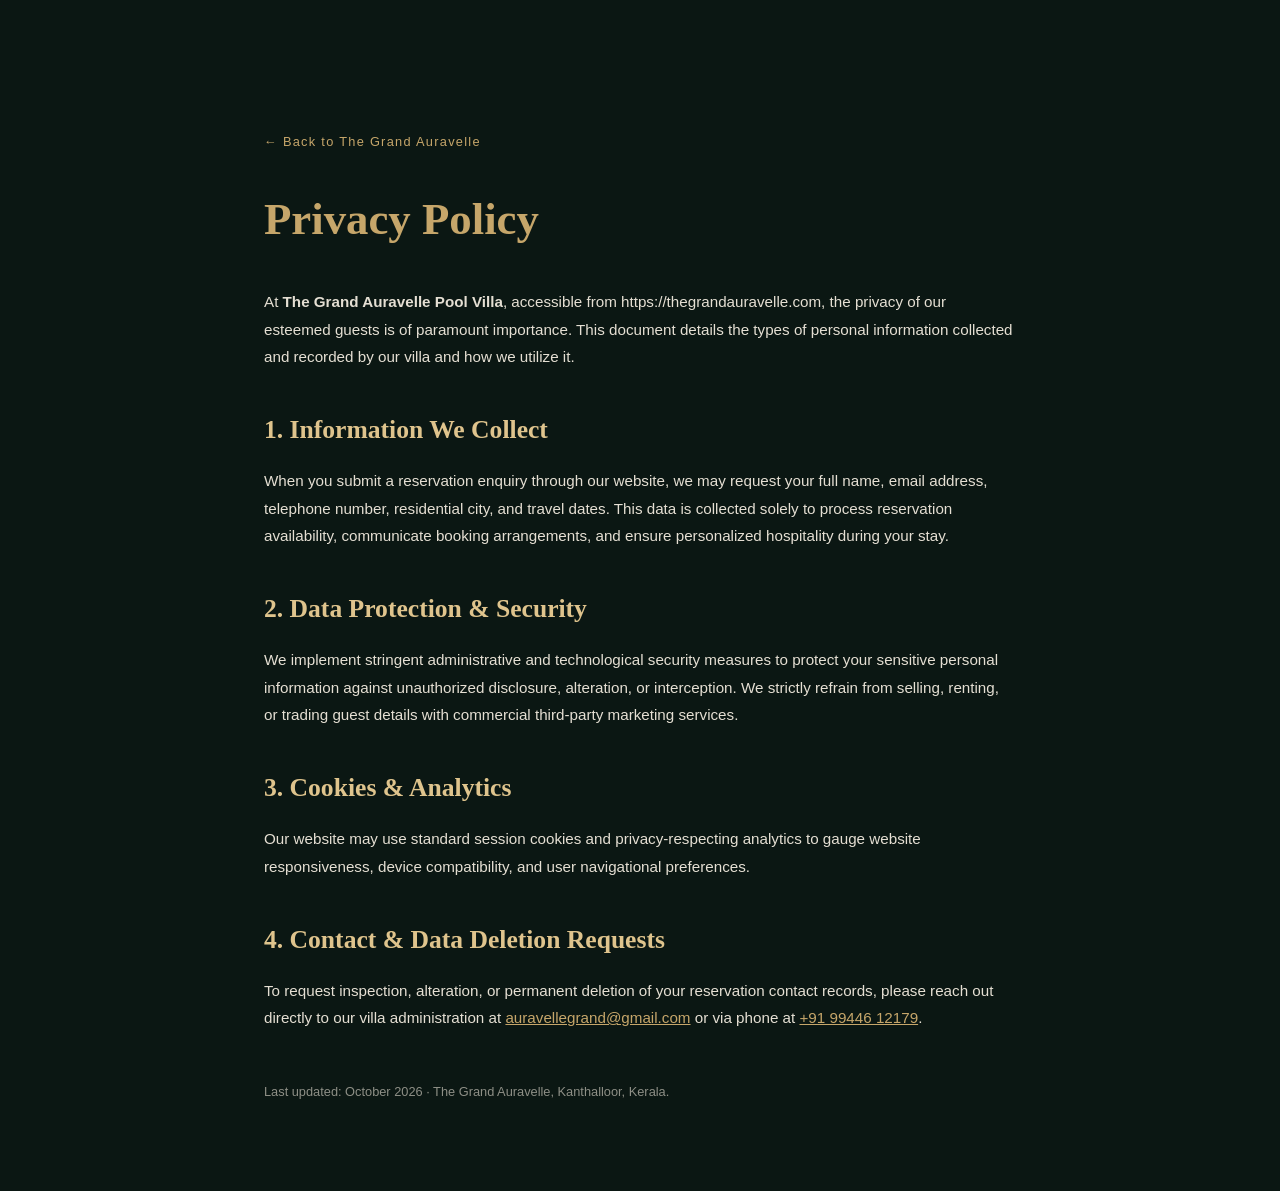
<file: privacy.html>
<!DOCTYPE html>
<html lang="en">
<head>
  <meta charset="UTF-8" />
  <meta name="viewport" content="width=device-width, initial-scale=1.0" />
  <title>Privacy Policy · The Grand Auravelle Pool Villa</title>
  <link rel="icon" type="image/svg+xml" href="data:image/svg+xml,%3Csvg xmlns='http://www.w3.org/2000/svg' viewBox='0 0 64 64'%3E%3Crect width='64' height='64' rx='12' fill='%230b1713'/%3E%3Ctext x='32' y='44' font-family='Georgia,serif' font-size='34' fill='%23c6a66a' text-anchor='middle'%3EA%3C/text%3E%3C/svg%3E" />
  <link rel="stylesheet" href="style.css" />
  <style>
    .legal-page {
      padding: 8rem 1.5rem 4rem;
      max-width: 800px;
      margin: 0 auto;
    }
    .legal-title {
      font-family: var(--serif);
      font-size: 2.8rem;
      color: var(--gold);
      margin-bottom: 2rem;
    }
    .legal-page p {
      color: var(--stone);
      margin-bottom: 1.5rem;
      line-height: 1.8;
      font-size: 0.95rem;
    }
    .legal-page h2 {
      font-family: var(--serif);
      font-size: 1.6rem;
      color: var(--gold-light);
      margin: 2.5rem 0 1rem;
    }
    .back-btn {
      display: inline-block;
      margin-bottom: 2rem;
      color: var(--gold);
      text-decoration: none;
      font-size: 0.8rem;
      letter-spacing: 0.1em;
    }
  </style>
</head>
<body>
  <div class="legal-page">
    <a href="index.html" class="back-btn">← Back to The Grand Auravelle</a>
    <h1 class="legal-title">Privacy Policy</h1>

    <p>
      At <strong>The Grand Auravelle Pool Villa</strong>, accessible from https://thegrandauravelle.com, the privacy of our esteemed guests is of paramount importance. This document details the types of personal information collected and recorded by our villa and how we utilize it.
    </p>

    <h2>1. Information We Collect</h2>
    <p>
      When you submit a reservation enquiry through our website, we may request your full name, email address, telephone number, residential city, and travel dates. This data is collected solely to process reservation availability, communicate booking arrangements, and ensure personalized hospitality during your stay.
    </p>

    <h2>2. Data Protection & Security</h2>
    <p>
      We implement stringent administrative and technological security measures to protect your sensitive personal information against unauthorized disclosure, alteration, or interception. We strictly refrain from selling, renting, or trading guest details with commercial third-party marketing services.
    </p>

    <h2>3. Cookies & Analytics</h2>
    <p>
      Our website may use standard session cookies and privacy-respecting analytics to gauge website responsiveness, device compatibility, and user navigational preferences.
    </p>

    <h2>4. Contact & Data Deletion Requests</h2>
    <p>
      To request inspection, alteration, or permanent deletion of your reservation contact records, please reach out directly to our villa administration at <a href="mailto:auravellegrand@gmail.com" style="color: var(--gold);">auravellegrand@gmail.com</a> or via phone at <a href="tel:+919944612179" style="color: var(--gold);">+91 99446 12179</a>.
    </p>

    <p style="font-size: 0.8rem; opacity: 0.6; margin-top: 3rem;">
      Last updated: October 2026 · The Grand Auravelle, Kanthalloor, Kerala.
    </p>
  </div>
</body>
</html>
</file>
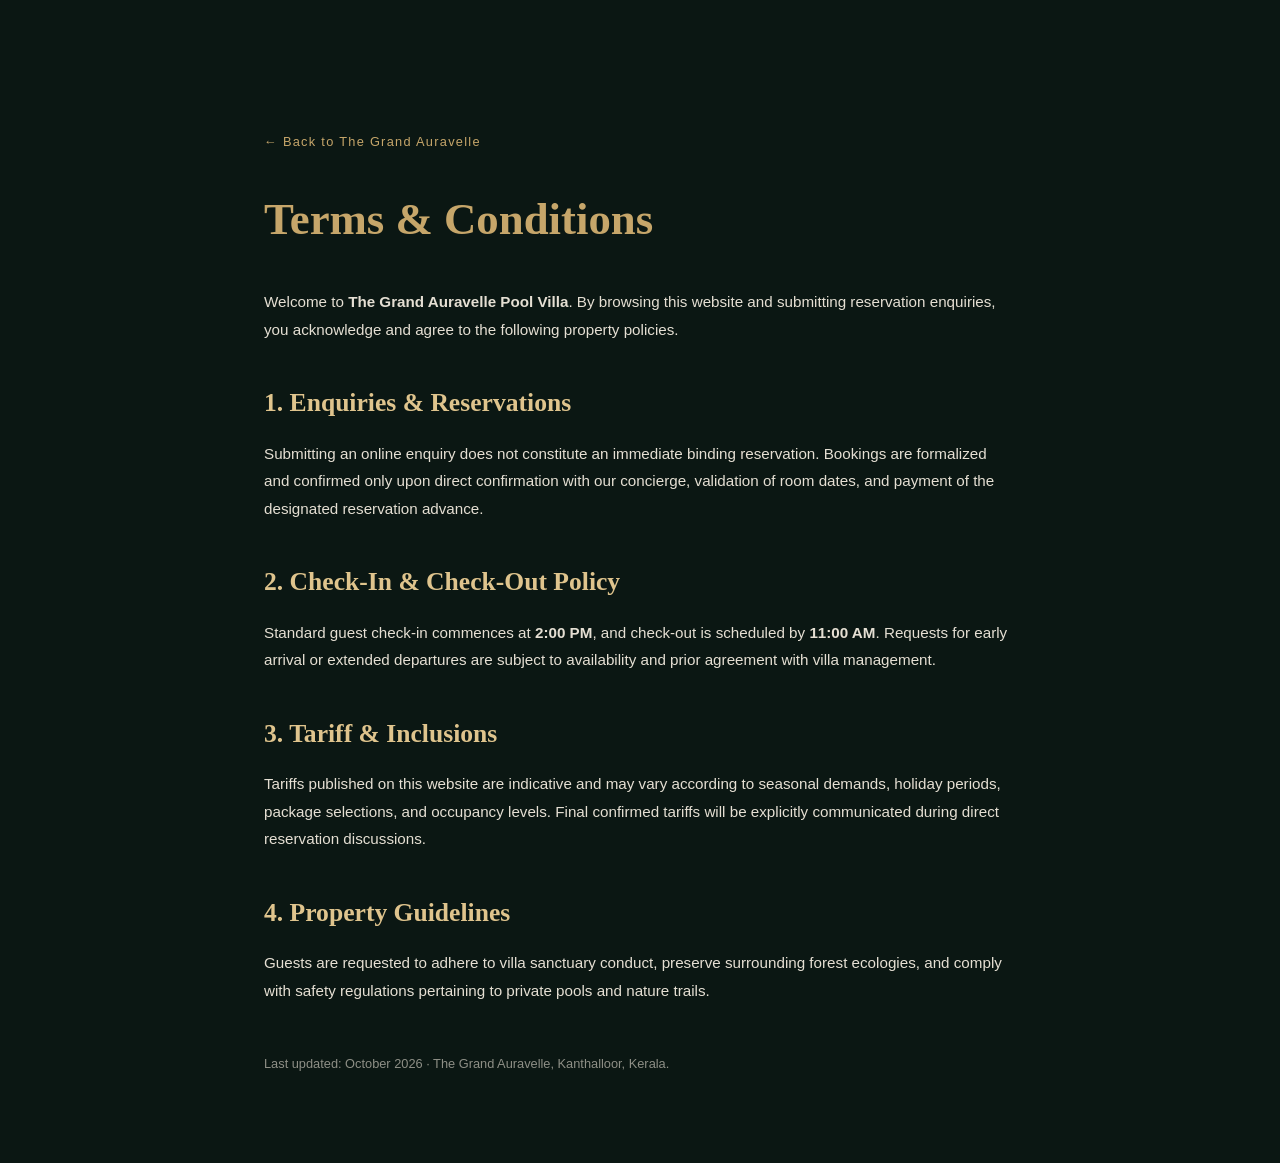
<file: terms.html>
<!DOCTYPE html>
<html lang="en">
<head>
  <meta charset="UTF-8" />
  <meta name="viewport" content="width=device-width, initial-scale=1.0" />
  <title>Terms & Conditions · The Grand Auravelle Pool Villa</title>
  <link rel="icon" type="image/svg+xml" href="data:image/svg+xml,%3Csvg xmlns='http://www.w3.org/2000/svg' viewBox='0 0 64 64'%3E%3Crect width='64' height='64' rx='12' fill='%230b1713'/%3E%3Ctext x='32' y='44' font-family='Georgia,serif' font-size='34' fill='%23c6a66a' text-anchor='middle'%3EA%3C/text%3E%3C/svg%3E" />
  <link rel="stylesheet" href="style.css" />
  <style>
    .legal-page {
      padding: 8rem 1.5rem 4rem;
      max-width: 800px;
      margin: 0 auto;
    }
    .legal-title {
      font-family: var(--serif);
      font-size: 2.8rem;
      color: var(--gold);
      margin-bottom: 2rem;
    }
    .legal-page p {
      color: var(--stone);
      margin-bottom: 1.5rem;
      line-height: 1.8;
      font-size: 0.95rem;
    }
    .legal-page h2 {
      font-family: var(--serif);
      font-size: 1.6rem;
      color: var(--gold-light);
      margin: 2.5rem 0 1rem;
    }
    .back-btn {
      display: inline-block;
      margin-bottom: 2rem;
      color: var(--gold);
      text-decoration: none;
      font-size: 0.8rem;
      letter-spacing: 0.1em;
    }
  </style>
</head>
<body>
  <div class="legal-page">
    <a href="index.html" class="back-btn">← Back to The Grand Auravelle</a>
    <h1 class="legal-title">Terms & Conditions</h1>

    <p>
      Welcome to <strong>The Grand Auravelle Pool Villa</strong>. By browsing this website and submitting reservation enquiries, you acknowledge and agree to the following property policies.
    </p>

    <h2>1. Enquiries & Reservations</h2>
    <p>
      Submitting an online enquiry does not constitute an immediate binding reservation. Bookings are formalized and confirmed only upon direct confirmation with our concierge, validation of room dates, and payment of the designated reservation advance.
    </p>

    <h2>2. Check-In & Check-Out Policy</h2>
    <p>
      Standard guest check-in commences at <strong>2:00 PM</strong>, and check-out is scheduled by <strong>11:00 AM</strong>. Requests for early arrival or extended departures are subject to availability and prior agreement with villa management.
    </p>

    <h2>3. Tariff & Inclusions</h2>
    <p>
      Tariffs published on this website are indicative and may vary according to seasonal demands, holiday periods, package selections, and occupancy levels. Final confirmed tariffs will be explicitly communicated during direct reservation discussions.
    </p>

    <h2>4. Property Guidelines</h2>
    <p>
      Guests are requested to adhere to villa sanctuary conduct, preserve surrounding forest ecologies, and comply with safety regulations pertaining to private pools and nature trails.
    </p>

    <p style="font-size: 0.8rem; opacity: 0.6; margin-top: 3rem;">
      Last updated: October 2026 · The Grand Auravelle, Kanthalloor, Kerala.
    </p>
  </div>
</body>
</html>
</file>
<file: style.css>
/* ══════════════════════════════════════════════════════════════════════════════
   THE GRAND AURAVELLE — COMPREHENSIVE RESPONSIVE STYLESHEET
   Design: Dark Luxury Mountain Aesthetic
   Breakpoints: Mobile (320px-480px), Tablet (481px-768px), Laptop (769px-1024px), Desktop (1025px-1440px), 4K (1440px+)
   ══════════════════════════════════════════════════════════════════════════════ */

:root {
  --obsidian: #0b1713;
  --forest: #10231d;
  --emerald: #173127;
  --card: #142922;
  --card-hover: #1b382e;
  --ivory: #f3eee4;
  --stone: #e5dfd3;
  --gold: #c6a66a;
  --gold-light: #dfc48d;
  --gold-dark: #9e7f45;
  --serif: 'Cormorant Garamond', Georgia, serif;
  --sans: 'Montserrat', -apple-system, BlinkMacSystemFont, 'Segoe UI', Roboto, sans-serif;
  --transition-smooth: all 0.35s cubic-bezier(0.25, 1, 0.5, 1);
}

/* ── RESET & BASE ── */
*, *::before, *::after {
  margin: 0;
  padding: 0;
  box-sizing: border-box;
}

html {
  scroll-behavior: smooth;
  background: var(--obsidian);
  color: var(--ivory);
  font-family: var(--sans);
  overflow-x: hidden;
  font-size: 16px;
  -webkit-text-size-adjust: 100%;
}

body {
  overflow-x: hidden;
  background-color: var(--obsidian);
  line-height: 1.6;
  font-weight: 300;
  position: relative;
}

/* Custom Scrollbar */
::-webkit-scrollbar {
  width: 6px;
}
::-webkit-scrollbar-track {
  background: var(--obsidian);
}
::-webkit-scrollbar-thumb {
  background: var(--emerald);
  border-radius: 3px;
}
::-webkit-scrollbar-thumb:hover {
  background: var(--gold);
}

/* Interactive Canvas & Scroll Progress */
#particles-canvas {
  position: fixed;
  inset: 0;
  width: 100%;
  height: 100%;
  pointer-events: none;
  z-index: 1;
  opacity: 0.6;
}

#scroll-progress {
  position: fixed;
  top: 0;
  left: 0;
  height: 3px;
  width: 0%;
  background: linear-gradient(90deg, var(--gold), var(--gold-light));
  z-index: 9999;
  transition: width 0.1s linear;
}

/* ── TYPOGRAPHY UTILITIES ── */
.italic { font-style: italic; }
.font-light { font-weight: 300; }
.text-center { text-align: center; }
.highlight-gold { color: var(--gold); }

/* ── SPACE PORTAL CINEMATIC INTRO ── */
#space-intro {
  position: fixed;
  inset: 0;
  z-index: 2000;
  overflow: hidden;
  background: #000;
  display: flex;
  align-items: center;
  justify-content: center;
  transition: opacity 0.8s ease, visibility 0.8s ease;
}

#space-canvas {
  position: absolute;
  inset: 0;
  width: 100%;
  height: 100%;
  display: block;
}

#earth-zoom {
  position: absolute;
  inset: 0;
  display: flex;
  align-items: center;
  justify-content: center;
  opacity: 0;
  pointer-events: none;
}

#earth-zoom img {
  width: 220px;
  height: 220px;
  border-radius: 50%;
  object-fit: cover;
  object-position: center;
  box-shadow: 0 0 80px 20px rgba(198,166,106,0.34), 0 0 200px 60px rgba(223,196,141,0.18);
  animation: earthSpin 20s linear infinite;
  backface-visibility: hidden;
  -webkit-backface-visibility: hidden;
}

@keyframes earthSpin {
  to { filter: hue-rotate(10deg); }
}

#earth-atmosphere {
  position: absolute;
  width: 240px;
  height: 240px;
  border-radius: 50%;
  background: radial-gradient(circle at 35% 35%, transparent 45%, rgba(198,166,106,0.20) 65%, rgba(223,196,141,0.09) 80%, transparent 100%);
  pointer-events: none;
}

#intro-title-overlay {
  position: absolute;
  bottom: 12%;
  left: 50%;
  transform: translateX(-50%);
  text-align: center;
  opacity: 0;
  transition: opacity 0.8s ease;
  pointer-events: none;
  width: 90%;
}

#intro-title-overlay p:first-child {
  font-family: var(--serif);
  font-size: clamp(1.4rem, 3vw, 2.4rem);
  letter-spacing: 0.35em;
  font-weight: 300;
  color: var(--ivory);
}

#intro-title-overlay p:last-child {
  font-size: 0.72rem;
  letter-spacing: 0.4em;
  color: var(--gold);
  margin-top: 0.5rem;
}

.space-intro-skip {
  position: absolute;
  bottom: 2rem;
  right: 2rem;
  background: rgba(255, 255, 255, 0.08);
  border: 1px solid rgba(255, 255, 255, 0.2);
  color: rgba(255, 255, 255, 0.8);
  font-family: var(--sans);
  font-size: 0.7rem;
  letter-spacing: 0.2em;
  padding: 0.6rem 1.2rem;
  cursor: pointer;
  transition: var(--transition-smooth);
  z-index: 10;
  border-radius: 2px;
}

.space-intro-skip:hover {
  background: rgba(198, 166, 106, 0.3);
  color: var(--gold-light);
  border-color: var(--gold);
}

/* ── NAVBAR ── */
.navbar {
  position: fixed;
  top: 0;
  left: 0;
  width: 100%;
  z-index: 100;
  padding: 1.8rem 0;
  transition: var(--transition-smooth);
  background: linear-gradient(to bottom, rgba(11,23,19,0.9), transparent);
}

.navbar.scrolled {
  padding: 1rem 0;
  background: rgba(11, 23, 19, 0.96);
  backdrop-filter: blur(12px);
  border-bottom: 1px solid rgba(198, 166, 106, 0.2);
}

.nav-container {
  width: 100%;
  max-width: 1400px;
  margin: 0 auto;
  padding: 0 clamp(1.5rem, 4vw, 3rem);
  display: grid;
  grid-template-columns: 1fr auto 1fr;
  align-items: center;
  column-gap: clamp(1.5rem, 3vw, 4rem);
}

.brand {
  text-decoration: none;
  display: flex;
  flex-direction: column;
  line-height: 1.15;
  justify-self: start;
}

.brand-line {
  font-family: var(--serif);
  font-size: clamp(1.05rem, 1.4vw, 1.35rem);
  letter-spacing: 0.25em;
  color: var(--ivory);
  font-weight: 300;
  transition: color 0.3s;
}

.brand:hover .brand-line {
  color: var(--gold-light);
}

.brand-sub {
  font-family: var(--sans);
  font-size: 0.55rem;
  letter-spacing: 0.25em;
  color: var(--gold);
  margin-top: 0.2rem;
}

.nav-links {
  display: flex;
  gap: clamp(1.2rem, 2vw, 2.2rem);
  justify-self: center;
}

.nav-links a {
  color: var(--stone);
  text-decoration: none;
  font-size: 0.72rem;
  letter-spacing: 0.2em;
  text-transform: uppercase;
  font-weight: 400;
  transition: color 0.3s;
  position: relative;
  padding: 0.3rem 0;
}

.nav-links a::after {
  content: '';
  position: absolute;
  bottom: 0;
  left: 0;
  width: 0;
  height: 1px;
  background: var(--gold);
  transition: width 0.3s ease;
}

.nav-links a:hover {
  color: var(--gold);
}

.nav-links a:hover::after {
  width: 100%;
}

.nav-cta {
  justify-self: end;
  border: 1px solid var(--gold);
  padding: 0.65rem 1.6rem;
  font-size: 0.7rem;
  letter-spacing: 0.2em;
  color: var(--gold);
  text-decoration: none;
  text-transform: uppercase;
  font-weight: 500;
  transition: var(--transition-smooth);
  border-radius: 2px;
}

.nav-cta:hover {
  background: var(--gold);
  color: var(--obsidian);
  box-shadow: 0 4px 15px rgba(198,166,106,0.3);
}

.menu-toggle {
  display: none;
  background: none;
  border: none;
  cursor: pointer;
  flex-direction: column;
  gap: 6px;
  justify-self: end;
  padding: 8px;
  z-index: 102;
}

.menu-toggle span {
  display: block;
  width: 26px;
  height: 2px;
  background: var(--ivory);
  transition: var(--transition-smooth);
  border-radius: 1px;
}

/* Mobile Drawer */
.mobile-drawer {
  position: fixed;
  inset: 0;
  background: rgba(11, 23, 19, 0.98);
  backdrop-filter: blur(20px);
  z-index: 95;
  display: flex;
  flex-direction: column;
  justify-content: center;
  align-items: center;
  gap: 1.8rem;
  opacity: 0;
  pointer-events: none;
  transition: var(--transition-smooth);
  padding: 2rem;
}

.mobile-drawer.open {
  opacity: 1;
  pointer-events: auto;
}

.mobile-nav-link {
  font-family: var(--serif);
  font-size: clamp(1.6rem, 5vw, 2.2rem);
  letter-spacing: 0.15em;
  color: var(--ivory);
  text-decoration: none;
  transition: color 0.3s;
}

.mobile-nav-link:hover {
  color: var(--gold);
}

.mobile-drawer-close {
  position: absolute;
  top: 1.5rem;
  right: 1.5rem;
  background: none;
  border: none;
  color: var(--ivory);
  font-size: 2.5rem;
  cursor: pointer;
}

.drawer-overlay {
  position: fixed;
  inset: 0;
  background: rgba(0,0,0,0.6);
  z-index: 94;
  opacity: 0;
  pointer-events: none;
  transition: opacity 0.4s;
}

.drawer-overlay.open {
  opacity: 1;
  pointer-events: auto;
}

/* ── HERO SECTION ── */
.hero-section {
  position: relative;
  min-height: 100vh;
  display: flex;
  align-items: center;
  justify-content: center;
  overflow: hidden;
  text-align: center;
  padding: 6rem 1.5rem;
}

.hero-media {
  position: absolute;
  inset: 0;
  background-size: cover;
  background-position: center;
  transform: scale(1.05);
  transition: transform 20s ease-out;
  will-change: transform;
}

.hero-media.loaded {
  transform: scale(1.12);
}

.hero-overlay {
  position: absolute;
  inset: 0;
  background: linear-gradient(to top, var(--obsidian) 0%, rgba(11,23,19,0.45) 50%, rgba(11,23,19,0.8) 100%);
}

.hero-content {
  position: relative;
  z-index: 10;
  max-width: 850px;
  margin: 0 auto;
}

.hero-tag {
  font-size: 0.75rem;
  letter-spacing: 0.4em;
  color: var(--gold);
  text-transform: uppercase;
  display: block;
  margin-bottom: 1.2rem;
}

.hero-heading {
  font-family: var(--serif);
  font-size: clamp(2.8rem, 7vw, 6.5rem);
  font-weight: 300;
  line-height: 1.05;
  color: var(--ivory);
  margin-bottom: 1.5rem;
}

.hero-text {
  color: var(--stone);
  font-size: clamp(0.85rem, 1.2vw, 1rem);
  letter-spacing: 0.05em;
  line-height: 1.8;
  max-width: 540px;
  margin: 0 auto 2.5rem;
}

.hero-book-btn {
  display: inline-block;
  background: var(--gold);
  color: var(--obsidian);
  padding: 1rem 2.8rem;
  font-size: 0.75rem;
  letter-spacing: 0.25em;
  text-decoration: none;
  text-transform: uppercase;
  font-weight: 600;
  transition: var(--transition-smooth);
  border: 1px solid var(--gold);
  border-radius: 2px;
}

.hero-book-btn:hover {
  background: var(--gold-light);
  transform: translateY(-2px);
  box-shadow: 0 10px 25px rgba(198,166,106,0.35);
}

.scroll-indicator {
  position: absolute;
  bottom: 2.5rem;
  left: 50%;
  transform: translateX(-50%);
  display: flex;
  flex-direction: column;
  align-items: center;
  gap: 0.7rem;
  opacity: 0.7;
  animation: scrollPulse 2.5s ease-in-out infinite;
}

@keyframes scrollPulse {
  0%, 100% { opacity: 0.4; transform: translateX(-50%) translateY(0); }
  50% { opacity: 0.9; transform: translateX(-50%) translateY(6px); }
}

.scroll-indicator span {
  font-size: 0.6rem;
  letter-spacing: 0.35em;
  color: var(--stone);
}

.scroll-pip {
  width: 1px;
  height: 35px;
  background: linear-gradient(to bottom, var(--gold), transparent);
}

/* ── REVEAL ANIMATIONS ── */
.reveal {
  opacity: 0;
  transform: translateY(25px);
  transition: opacity 0.8s cubic-bezier(0.25, 1, 0.5, 1), transform 0.8s cubic-bezier(0.25, 1, 0.5, 1);
}

.reveal.visible {
  opacity: 1;
  transform: translateY(0);
}

/* ── CONTAINER & SECTION ── */
.container {
  max-width: 1280px;
  margin: 0 auto;
  padding: 0 clamp(1.2rem, 3vw, 2.5rem);
}

.section {
  padding: clamp(4.5rem, 8vw, 7.5rem) 0;
  position: relative;
  z-index: 2;
}

.section-tag {
  font-size: 0.7rem;
  letter-spacing: 0.35em;
  color: var(--gold);
  text-transform: uppercase;
  display: block;
  margin-bottom: 0.8rem;
  font-weight: 500;
}

.section-heading {
  font-family: var(--serif);
  font-size: clamp(2.2rem, 4vw, 3.4rem);
  font-weight: 300;
  line-height: 1.18;
  color: var(--ivory);
}

.section-header-flex {
  display: flex;
  justify-content: space-between;
  align-items: flex-end;
  margin-bottom: 3rem;
  flex-wrap: wrap;
  gap: 1.5rem;
}

/* ── STORY SECTION ── */
.story-section {
  background: var(--forest);
}

.grid-story {
  display: grid;
  grid-template-columns: 1fr 1fr;
  gap: clamp(2.5rem, 5vw, 5rem);
  align-items: center;
}

.story-image-box {
  position: relative;
  border: 1px solid var(--gold);
}

.story-img {
  width: 100%;
  aspect-ratio: 4/3;
  object-fit: cover;
  display: block;
}

.story-badge {
  position: absolute;
  bottom: 1.5rem;
  left: 1.5rem;
  right: 1.5rem;
  background: rgba(11,23,19,0.85);
  backdrop-filter: blur(8px);
  padding: 0.9rem;
  text-align: center;
  font-size: 0.65rem;
  letter-spacing: 0.3em;
  color: var(--gold);
  border: 1px solid rgba(198, 166, 106, 0.3);
}

.story-text-box {
  display: flex;
  flex-direction: column;
  gap: 1.4rem;
}

.story-text-box p {
  color: var(--stone);
  line-height: 1.85;
  font-size: 0.92rem;
}

.story-stats {
  display: grid;
  grid-template-columns: repeat(3, 1fr);
  gap: 1.5rem;
  padding-top: 1.5rem;
  border-top: 1px solid var(--emerald);
  margin-top: 0.5rem;
}

.stat-number {
  display: block;
  font-family: var(--serif);
  font-size: clamp(1.5rem, 2.5vw, 2.2rem);
  color: var(--gold-light);
  line-height: 1.1;
}

.stat-label {
  display: block;
  font-size: 0.65rem;
  letter-spacing: 0.2em;
  color: var(--stone);
  margin-top: 0.3rem;
  text-transform: uppercase;
}

/* ── SUITES & ROOMS ── */
.rooms-section {
  background: var(--obsidian);
}

.suite-tabs {
  display: flex;
  gap: 0.5rem;
  flex-wrap: wrap;
}

.suite-tab {
  background: none;
  border: 1px solid var(--emerald);
  color: var(--stone);
  padding: 0.6rem 1.2rem;
  font-family: var(--sans);
  font-size: 0.72rem;
  letter-spacing: 0.18em;
  cursor: pointer;
  transition: var(--transition-smooth);
  text-transform: uppercase;
}

.suite-tab.active, .suite-tab:hover {
  background: var(--gold);
  border-color: var(--gold);
  color: var(--obsidian);
  font-weight: 600;
}

.grid-suite {
  display: grid;
  grid-template-columns: 1.1fr 0.9fr;
  border: 1px solid var(--gold);
  background: var(--card);
}

.suite-visual-container {
  position: relative;
  overflow: hidden;
  background: var(--forest);
  min-height: 380px;
}

#suite-photo {
  width: 100%;
  height: 100%;
  object-fit: cover;
  display: block;
  transition: opacity 0.4s ease;
}

.suite-num-badge {
  position: absolute;
  top: 1.2rem;
  left: 1.2rem;
  background: rgba(11,23,19,0.9);
  backdrop-filter: blur(6px);
  padding: 0.5rem 1rem;
  font-size: 0.75rem;
  font-weight: 600;
  letter-spacing: 0.2em;
  color: var(--gold);
  border: 1px solid rgba(198, 166, 106, 0.4);
}

.suite-dots {
  position: absolute;
  bottom: 1.2rem;
  left: 50%;
  transform: translateX(-50%);
  display: flex;
  gap: 0.5rem;
}

.suite-dot {
  width: 8px;
  height: 8px;
  border-radius: 50%;
  background: rgba(255,255,255,0.4);
  border: none;
  cursor: pointer;
  transition: var(--transition-smooth);
}

.suite-dot.active {
  background: var(--gold);
  transform: scale(1.3);
}

.suite-arrow {
  position: absolute;
  top: 50%;
  transform: translateY(-50%);
  background: rgba(11,23,19,0.8);
  border: 1px solid rgba(198, 166, 106, 0.3);
  color: var(--ivory);
  font-size: 1.2rem;
  padding: 0.7rem 1rem;
  cursor: pointer;
  transition: var(--transition-smooth);
  z-index: 2;
}

.suite-arrow:hover {
  background: var(--gold);
  color: var(--obsidian);
}

.suite-arrow-left { left: 1rem; }
.suite-arrow-right { right: 1rem; }

.suite-info-container {
  padding: clamp(1.8rem, 3.5vw, 3rem);
  display: flex;
  flex-direction: column;
  justify-content: center;
  background: var(--card);
}

.suite-subtitle {
  font-size: 0.75rem;
  letter-spacing: 0.25em;
  color: var(--gold);
  display: block;
  margin-bottom: 0.5rem;
  text-transform: uppercase;
}

.suite-title {
  font-family: var(--serif);
  font-size: clamp(2rem, 3.2vw, 2.8rem);
  font-weight: 300;
  color: var(--ivory);
  margin-bottom: 1rem;
}

.suite-desc {
  color: var(--stone);
  line-height: 1.8;
  font-size: 0.88rem;
  margin-bottom: 1.8rem;
}

.suite-amenities {
  display: grid;
  grid-template-columns: 1fr 1fr;
  gap: 0.7rem;
  font-size: 0.78rem;
  color: var(--stone);
}

/* ── EXPERIENCES SECTION ── */
.experiences-section {
  background: var(--forest);
}

.experiences-grid {
  display: grid;
  grid-template-columns: repeat(auto-fit, minmax(300px, 1fr));
  gap: 2rem;
  margin-top: 3.5rem;
}

.experience-card {
  position: relative;
  overflow: hidden;
  aspect-ratio: 4/5;
  border: 1px solid rgba(198, 166, 106, 0.4);
  cursor: pointer;
  border-radius: 4px;
}

.experience-card img {
  width: 100%;
  height: 100%;
  object-fit: cover;
  display: block;
  transition: transform 0.6s ease;
}

.experience-card:hover img {
  transform: scale(1.08);
}

.experience-overlay {
  position: absolute;
  inset: 0;
  background: linear-gradient(to top, rgba(11,23,19,0.95) 0%, rgba(11,23,19,0.3) 60%, transparent 100%);
  display: flex;
  flex-direction: column;
  justify-content: flex-end;
  padding: 2rem;
  transition: var(--transition-smooth);
}

.experience-title {
  font-family: var(--serif);
  font-size: 1.5rem;
  color: var(--gold-light);
  margin-bottom: 0.5rem;
}

.experience-desc {
  font-size: 0.85rem;
  color: var(--stone);
  line-height: 1.6;
}

/* ── GALLERY ── */
.gallery-section {
  background: var(--obsidian);
}

.gallery-heading {
  display: flex;
  justify-content: space-between;
  align-items: flex-end;
  margin-bottom: 2.5rem;
  flex-wrap: wrap;
  gap: 1rem;
}

.gallery-grid {
  display: grid;
  grid-template-columns: repeat(3, 1fr);
  gap: 1.5rem;
}

.gallery-item {
  position: relative;
  overflow: hidden;
  aspect-ratio: 4/3;
  border: 1px solid rgba(198, 166, 106, 0.3);
  cursor: pointer;
  border-radius: 2px;
}

.gallery-item img {
  width: 100%;
  height: 100%;
  object-fit: cover;
  display: block;
  transition: transform 0.5s ease;
}

.gallery-item:hover img {
  transform: scale(1.06);
}

.gallery-item.featured {
  grid-column: span 2;
}

/* Lightbox */
.lightbox {
  display: none;
  position: fixed;
  inset: 0;
  background: rgba(0,0,0,0.95);
  z-index: 2000;
  backdrop-filter: blur(8px);
  align-items: center;
  justify-content: center;
}

.lightbox.open {
  display: flex;
}

.lightbox-content {
  position: relative;
  max-width: 90vw;
  max-height: 85vh;
}

.lightbox-img {
  max-width: 100%;
  max-height: 85vh;
  object-fit: contain;
  border: 1px solid var(--gold);
}

.lightbox-close {
  position: absolute;
  top: 1.5rem;
  right: 1.5rem;
  background: none;
  border: none;
  color: var(--ivory);
  font-size: 2.5rem;
  cursor: pointer;
}

.lightbox-nav-btn {
  position: absolute;
  top: 50%;
  transform: translateY(-50%);
  background: rgba(255,255,255,0.1);
  border: 1px solid rgba(255,255,255,0.2);
  color: var(--ivory);
  font-size: 1.5rem;
  padding: 1rem 1.3rem;
  cursor: pointer;
  transition: var(--transition-smooth);
}

.lightbox-nav-btn:hover {
  background: var(--gold);
  color: var(--obsidian);
}

.lightbox-nav-btn.prev { left: 1.5rem; }
.lightbox-nav-btn.next { right: 1.5rem; }

/* ── REVIEWS SECTION ── */
.reviews-section {
  background: var(--forest);
}

.reviews-track {
  display: grid;
  grid-template-columns: repeat(auto-fit, minmax(320px, 1fr));
  gap: 2rem;
}

.review-card {
  background: var(--card);
  padding: 2.5rem 2rem;
  border: 1px solid var(--emerald);
  border-radius: 6px;
  display: flex;
  flex-direction: column;
  justify-content: space-between;
  gap: 1.5rem;
  transition: var(--transition-smooth);
}

.review-card:hover {
  border-color: var(--gold);
  transform: translateY(-4px);
}

.review-stars {
  color: var(--gold);
  font-size: 1.1rem;
  letter-spacing: 0.1em;
  margin-bottom: 0.8rem;
}

.review-text {
  color: var(--stone);
  line-height: 1.8;
  font-size: 0.9rem;
  font-style: italic;
}

.review-author {
  font-family: var(--serif);
  color: var(--ivory);
  font-size: 1.1rem;
  font-weight: 500;
}

.review-location {
  font-size: 0.72rem;
  color: var(--gold);
  margin-top: 0.2rem;
  text-transform: uppercase;
  letter-spacing: 0.1em;
}

/* ── CONTACT & FORM SECTION ── */
.contact-section {
  background: var(--obsidian);
}

.contact-container {
  display: grid;
  grid-template-columns: 1fr 1.1fr;
  gap: clamp(2.5rem, 5vw, 5rem);
  align-items: start;
}

.contact-info {
  display: flex;
  flex-direction: column;
  gap: 2.2rem;
}

.contact-item h3 {
  font-family: var(--serif);
  font-size: 1.3rem;
  color: var(--gold-light);
  margin-bottom: 0.4rem;
}

.contact-item p {
  color: var(--stone);
  font-size: 0.92rem;
  line-height: 1.6;
}

.contact-form {
  background: var(--card);
  padding: clamp(1.8rem, 3.5vw, 3rem);
  border: 1px solid rgba(198, 166, 106, 0.3);
  border-radius: 6px;
}

.form-group {
  margin-bottom: 1.3rem;
}

.form-group label {
  display: block;
  font-size: 0.72rem;
  letter-spacing: 0.15em;
  color: var(--stone);
  margin-bottom: 0.5rem;
  text-transform: uppercase;
}

.form-group input,
.form-group textarea,
.form-group select {
  width: 100%;
  background: rgba(11,23,19,0.9);
  border: 1px solid var(--emerald);
  color: var(--ivory);
  padding: 0.85rem 1rem;
  font-family: var(--sans);
  font-size: 0.9rem;
  border-radius: 4px;
  outline: none;
  transition: border-color 0.3s;
}

.form-group input:focus,
.form-group textarea:focus,
.form-group select:focus {
  border-color: var(--gold);
  box-shadow: 0 0 0 2px rgba(198,166,106,0.2);
}

.form-submit {
  background: var(--gold);
  color: var(--obsidian);
  border: none;
  padding: 1rem 2rem;
  font-family: var(--sans);
  font-weight: 600;
  letter-spacing: 0.2em;
  cursor: pointer;
  transition: var(--transition-smooth);
  width: 100%;
  text-transform: uppercase;
  font-size: 0.8rem;
  border-radius: 4px;
}

.form-submit:hover {
  background: var(--gold-light);
  box-shadow: 0 4px 15px rgba(198,166,106,0.3);
}

.form-submit:disabled {
  opacity: 0.6;
  cursor: not-allowed;
}

/* ── STICKY BOOKING BAR (MOBILE / TABLET) ── */
.sticky-book-bar {
  position: fixed;
  bottom: 0;
  left: 0;
  width: 100%;
  z-index: 90;
  background: rgba(11, 23, 19, 0.96);
  backdrop-filter: blur(12px);
  border-top: 1px solid rgba(198, 166, 106, 0.3);
  display: flex;
  align-items: center;
  justify-content: space-between;
  padding: 0.85rem clamp(1rem, 3vw, 2.5rem);
  transform: translateY(100%);
  transition: transform 0.4s ease;
}

.sticky-book-bar.visible {
  transform: translateY(0);
}

.sticky-book-text {
  font-size: 0.72rem;
  letter-spacing: 0.15em;
  color: var(--stone);
}

.sticky-book-btn {
  background: var(--gold);
  color: var(--obsidian);
  font-family: var(--sans);
  font-size: 0.72rem;
  font-weight: 600;
  letter-spacing: 0.15em;
  text-transform: uppercase;
  text-decoration: none;
  padding: 0.65rem 1.4rem;
  transition: var(--transition-smooth);
  border-radius: 2px;
}

.sticky-book-btn:hover {
  background: var(--gold-light);
}

/* ── FOOTER ── */
footer {
  background: #060c0a;
  border-top: 1px solid var(--emerald);
  padding: 4.5rem 0 2rem;
  color: var(--stone);
  font-size: 0.85rem;
}

.footer-content {
  display: grid;
  grid-template-columns: repeat(auto-fit, minmax(220px, 1fr));
  gap: 2.5rem;
  margin-bottom: 3.5rem;
}

.footer-section h4 {
  font-family: var(--serif);
  color: var(--gold-light);
  margin-bottom: 1.2rem;
  font-size: 1.2rem;
  font-weight: 500;
}

.footer-section ul {
  list-style: none;
}

.footer-section li {
  margin-bottom: 0.7rem;
}

.footer-section a {
  color: var(--stone);
  text-decoration: none;
  transition: color 0.3s;
}

.footer-section a:hover {
  color: var(--gold);
}

.footer-social {
  display: flex;
  gap: 0.8rem;
}

.footer-social a {
  display: inline-flex;
  align-items: center;
  justify-content: center;
  width: 38px;
  height: 38px;
  border: 1px solid var(--emerald);
  border-radius: 50%;
  color: var(--gold);
  font-size: 0.75rem;
  font-weight: 600;
  text-decoration: none;
  transition: var(--transition-smooth);
}

.footer-social a:hover {
  background: var(--gold);
  color: var(--obsidian);
  border-color: var(--gold);
}

.footer-bottom {
  border-top: 1px solid rgba(255,255,255,0.08);
  padding-top: 2rem;
  display: flex;
  justify-content: space-between;
  align-items: center;
  flex-wrap: wrap;
  gap: 1rem;
}

.footer-copyright {
  font-size: 0.8rem;
  color: rgba(255,255,255,0.5);
}

/* ══════════════════════════════════════════════════════════════════════════════
   RESPONSIVE MEDIA QUERIES (TABLET, MOBILE, 4K)
   ══════════════════════════════════════════════════════════════════════════════ */

/* Tablets & Small Laptops (Max 1024px) */
@media screen and (max-width: 1024px) {
  .grid-story,
  .contact-container {
    grid-template-columns: 1fr;
  }
  .grid-suite {
    grid-template-columns: 1fr;
  }
  .gallery-grid {
    grid-template-columns: repeat(2, 1fr);
  }
  .gallery-item.featured {
    grid-column: span 1;
  }
  .story-stats {
    gap: 1rem;
  }
}

/* Mobile Devices (Max 768px) */
@media screen and (max-width: 768px) {
  .nav-links,
  .nav-cta {
    display: none;
  }
  .menu-toggle {
    display: flex;
  }
  .hero-section {
    min-height: 85vh;
    padding: 5rem 1rem;
  }
  .hero-heading {
    font-size: clamp(2.4rem, 8vw, 3.8rem);
  }
  .section {
    padding: 4rem 0;
  }
  .suite-tabs {
    overflow-x: auto;
    width: 100%;
    padding-bottom: 0.5rem;
    flex-wrap: nowrap;
    -webkit-overflow-scrolling: touch;
  }
  .suite-tab {
    flex-shrink: 0;
  }
  .gallery-grid {
    grid-template-columns: 1fr;
  }
  .story-stats {
    grid-template-columns: 1fr;
  }
  .reviews-track {
    grid-template-columns: 1fr;
  }
  .footer-content {
    grid-template-columns: 1fr;
    gap: 2rem;
  }
}

/* Small Phones (Max 480px) */
@media screen and (max-width: 480px) {
  html {
    font-size: 15px;
  }
  .container {
    padding: 0 1rem;
  }
  .hero-heading {
    font-size: 2.2rem;
  }
  .section-heading {
    font-size: 1.9rem;
  }
  .contact-form {
    padding: 1.5rem 1rem;
  }
  .suite-amenities {
    grid-template-columns: 1fr;
  }
  .sticky-book-bar {
    padding: 0.6rem 0.8rem;
  }
  .sticky-book-btn {
    padding: 0.5rem 0.9rem;
    font-size: 0.68rem;
  }
}

/* Safe Area Insets for Notch phones */
@supports (padding: max(0px)) {
  .navbar {
    padding-top: max(1.2rem, env(safe-area-inset-top));
  }
  .sticky-book-bar {
    padding-bottom: max(0.85rem, env(safe-area-inset-bottom));
  }
}

/* Reduced Motion */
@media (prefers-reduced-motion: reduce) {
  *, *::before, *::after {
    animation-duration: 0.001ms !important;
    animation-iteration-count: 1 !important;
    transition-duration: 0.001ms !important;
    scroll-behavior: auto !important;
  }
}


/* ══════════════════════════════════════════════════════════════════════════════
   EXTENDED UI COMPONENTS & FILE 1 LAYOUT PRESERVATION
   ══════════════════════════════════════════════════════════════════════════════ */

.parallax-divider {
  height: 120px;
  background: radial-gradient(ellipse at center, rgba(198, 166, 106, 0.12) 0%, transparent 70%);
  pointer-events: none;
}
.brand-sub-style {
  color: var(--gold);
  font-weight: 500;
}
.hero-title-line {
  font-family: var(--sans);
  font-size: 0.75rem;
  letter-spacing: 0.35em;
  color: var(--gold);
  text-transform: uppercase;
  margin-bottom: 0.75rem;
  display: block;
}

/* ── STATEMENT SECTION ── */
.statement-section {
  padding: 6rem 1.5rem;
  background: var(--forest);
  border-top: 1px solid var(--emerald);
  border-bottom: 1px solid var(--emerald);
}
.statement-quote {
  font-family: var(--serif);
  font-size: clamp(2rem, 4vw, 3.5rem);
  font-weight: 300;
  color: var(--ivory);
  line-height: 1.25;
  letter-spacing: 0.02em;
}

/* ── VIDEO SECTION ── */
.video-section {
  position: relative;
  width: 100%;
  background: var(--obsidian);
  overflow: hidden;
}
.video-section-inner {
  position: relative;
  width: 100%;
}
.video-overlay-text {
  position: absolute;
  top: 3rem;
  left: 3rem;
  z-index: 2;
  pointer-events: none;
}
.video-overlay-text h2 {
  font-family: var(--serif);
  font-size: clamp(2rem, 3.5vw, 3.2rem);
  color: var(--ivory);
  line-height: 1.1;
}
.video-play-btn {
  position: absolute;
  top: 50%;
  left: 50%;
  transform: translate(-50%, -50%);
  width: 70px;
  height: 70px;
  border-radius: 50%;
  background: rgba(11, 23, 19, 0.65);
  border: 1px solid var(--gold);
  color: var(--gold);
  display: flex;
  align-items: center;
  justify-content: center;
  cursor: pointer;
  z-index: 3;
  transition: var(--transition-smooth);
}
.video-play-btn svg {
  width: 28px;
  height: 28px;
  fill: var(--gold);
  margin-left: 3px;
}
.video-play-btn:hover {
  background: var(--gold);
  color: var(--obsidian);
  scale: 1.08;
}
.video-play-btn:hover svg {
  fill: var(--obsidian);
}

/* ── SUITE DETAILS ── */
.suite-price-row {
  display: flex;
  align-items: baseline;
  gap: 1rem;
  margin: 1.25rem 0;
  flex-wrap: wrap;
}
.suite-price {
  font-family: var(--sans);
  font-size: 1.25rem;
  font-weight: 500;
  color: var(--gold);
}
.suite-price-note {
  font-size: 0.825rem;
  color: var(--stone);
  opacity: 0.7;
}
.suite-amenities-grid {
  display: grid;
  grid-template-columns: repeat(auto-fill, minmax(140px, 1fr));
  gap: 0.75rem;
  margin: 1.5rem 0 2rem;
}
.amenity-pill {
  font-family: var(--sans);
  font-size: 0.8rem;
  color: var(--ivory);
  background: var(--emerald);
  padding: 0.5rem 0.85rem;
  border-radius: 4px;
  border: 1px solid rgba(198, 166, 106, 0.2);
  display: flex;
  align-items: center;
  gap: 0.5rem;
}
.amenity-pill span {
  color: var(--gold);
  font-size: 0.7rem;
}
.suite-book-btn {
  display: inline-block;
  padding: 0.9rem 2rem;
  background: var(--gold);
  color: var(--obsidian);
  font-family: var(--sans);
  font-size: 0.85rem;
  font-weight: 500;
  letter-spacing: 0.1em;
  text-transform: uppercase;
  text-decoration: none;
  border-radius: 2px;
  transition: var(--transition-smooth);
}
.suite-book-btn:hover {
  background: var(--gold-light);
  transform: translateY(-2px);
}

/* ── SIGNATURE EXPERIENCES ── */
.exp-stack {
  display: flex;
  flex-direction: column;
  gap: 5rem;
}
.exp-section-header {
  margin-bottom: 2rem;
}
.grid-exp {
  display: grid;
  grid-template-columns: 1fr 1fr;
  gap: 3rem;
  align-items: center;
}
.grid-exp.reverse {
  direction: rtl;
}
.grid-exp.reverse > * {
  direction: ltr;
}
.exp-media {
  border-radius: 6px;
  overflow: hidden;
  box-shadow: 0 20px 40px rgba(0,0,0,0.4);
  aspect-ratio: 4/3;
}
.exp-media img {
  width: 100%;
  height: 100%;
  object-fit: cover;
  transition: transform 0.8s cubic-bezier(0.16, 1, 0.3, 1);
}
.exp-row:hover .exp-media img {
  transform: scale(1.05);
}
.exp-body {
  padding: 1rem;
}
.exp-body p {
  color: var(--stone);
  font-size: 1.05rem;
  line-height: 1.7;
  margin-top: 1rem;
}
.highlight-tag-pool {
  color: var(--gold) !important;
}

/* ── SANCTUARY & FEATURES ── */
.grid-amenities {
  display: grid;
  grid-template-columns: 1.1fr 0.9fr;
  gap: 3rem;
  align-items: center;
}
.amenities-interactive-list {
  display: flex;
  flex-direction: column;
  gap: 1rem;
}
.feature-item {
  display: flex;
  align-items: center;
  gap: 1.5rem;
  padding: 1.25rem 1.5rem;
  background: var(--card);
  border: 1px solid var(--emerald);
  border-radius: 6px;
  color: var(--ivory);
  text-align: left;
  cursor: pointer;
  transition: var(--transition-smooth);
  width: 100%;
}
.feature-item:hover, .feature-item.active {
  background: var(--card-hover);
  border-color: var(--gold);
}
.feature-num {
  font-family: var(--serif);
  font-size: 1.4rem;
  color: var(--gold);
  opacity: 0.8;
}
.feature-item h4 {
  font-family: var(--serif);
  font-size: 1.2rem;
  font-weight: 500;
  display: flex;
  align-items: center;
  gap: 0.75rem;
}
.highlight-badge {
  font-family: var(--sans);
  font-size: 0.65rem;
  color: var(--gold);
  background: rgba(198, 166, 106, 0.15);
  padding: 0.2rem 0.5rem;
  border-radius: 3px;
  letter-spacing: 0.05em;
}
.feature-item p {
  font-size: 0.85rem;
  color: var(--stone);
  margin-top: 0.2rem;
}
.amenities-display-stage {
  position: relative;
  border-radius: 6px;
  overflow: hidden;
  aspect-ratio: 4/3;
  box-shadow: 0 20px 40px rgba(0,0,0,0.5);
  border: 1px solid var(--emerald);
}
.amenities-display-stage img {
  width: 100%;
  height: 100%;
  object-fit: cover;
  transition: opacity 0.4s ease;
}
.feature-caption {
  position: absolute;
  bottom: 0;
  left: 0;
  right: 0;
  background: linear-gradient(to top, rgba(11,23,19,0.95), transparent);
  padding: 2rem 1.5rem 1.25rem;
  font-size: 0.9rem;
  color: var(--stone);
}

/* ── DESTINATION HIGHLANDS ── */
.destination-intro {
  max-width: 500px;
  font-size: 1rem;
  color: var(--stone);
  line-height: 1.6;
}
.destination-grid {
  display: grid;
  grid-template-columns: repeat(auto-fit, minmax(260px, 1fr));
  gap: 1.5rem;
  margin-top: 3rem;
}
.dest-card {
  position: relative;
  height: 380px;
  border-radius: 6px;
  overflow: hidden;
  border: 1px solid var(--emerald);
}
.dest-card img {
  width: 100%;
  height: 100%;
  object-fit: cover;
  transition: transform 0.7s cubic-bezier(0.16, 1, 0.3, 1);
}
.dest-card:hover img {
  transform: scale(1.08);
}
.dest-card-overlay {
  position: absolute;
  inset: 0;
  background: linear-gradient(to top, rgba(11,23,19,0.92) 0%, rgba(11,23,19,0.3) 50%, transparent 100%);
  display: flex;
  flex-direction: column;
  justify-content: flex-end;
  padding: 2rem 1.5rem;
}
.dest-num {
  font-family: var(--serif);
  font-size: 1.25rem;
  color: var(--gold);
  margin-bottom: 0.5rem;
}
.dest-card-overlay h4 {
  font-family: var(--serif);
  font-size: 1.4rem;
  color: var(--ivory);
  margin-bottom: 0.5rem;
}
.dest-card-overlay p {
  font-size: 0.85rem;
  color: var(--stone);
  line-height: 1.5;
}

/* ── REVIEWS & GUEST VOICES ── */
.reviews-intro {
  font-size: 1.05rem;
  color: var(--stone);
  margin-top: 0.5rem;
}
.reviews-counter {
  display: inline-flex;
  align-items: center;
  gap: 1rem;
  background: var(--card);
  padding: 0.85rem 1.75rem;
  border-radius: 30px;
  border: 1px solid var(--emerald);
}
.reviews-counter-num {
  font-family: var(--serif);
  font-size: 2.2rem;
  font-weight: 500;
  color: var(--gold);
  line-height: 1;
}
.reviews-counter-label {
  font-size: 0.8rem;
  text-transform: uppercase;
  letter-spacing: 0.05em;
  color: var(--stone);
  text-align: left;
}
.reviews-track-wrapper {
  position: relative;
  overflow: hidden;
  margin-top: 3rem;
}
.reviews-track {
  display: flex;
  gap: 2rem;
  transition: transform 0.5s ease;
  padding: 1rem 0;
}
.review-card {
  min-width: 320px;
  max-width: 380px;
  background: var(--card);
  border: 1px solid var(--emerald);
  border-radius: 8px;
  padding: 2rem;
  display: flex;
  flex-direction: column;
  justify-content: space-between;
  transition: var(--transition-smooth);
}
.review-card:hover {
  border-color: var(--gold);
  transform: translateY(-4px);
}
.review-stars {
  color: var(--gold);
  font-size: 1rem;
  letter-spacing: 0.15em;
  margin-bottom: 1rem;
}
.review-text {
  font-size: 0.95rem;
  color: var(--stone);
  line-height: 1.65;
  font-style: italic;
  margin-bottom: 1.5rem;
}
.review-meta {
  display: flex;
  align-items: center;
  gap: 1rem;
}
.review-avatar {
  width: 40px;
  height: 40px;
  border-radius: 50%;
  background: var(--emerald);
  border: 1px solid var(--gold);
  color: var(--gold);
  display: flex;
  align-items: center;
  justify-content: center;
  font-weight: 600;
  font-family: var(--sans);
}
.review-name {
  font-family: var(--serif);
  font-size: 1.05rem;
  color: var(--ivory);
  font-style: normal;
}
.review-source {
  font-size: 0.8rem;
  color: var(--stone);
  opacity: 0.8;
}
.review-link {
  color: var(--gold);
  text-decoration: none;
}
.review-link:hover {
  text-decoration: underline;
}
.reviews-dots {
  display: flex;
  justify-content: center;
  gap: 0.5rem;
  margin-top: 2rem;
}
.reviews-cta-row {
  margin-top: 3.5rem;
  text-align: center;
}
.reviews-cta-label {
  font-size: 0.85rem;
  text-transform: uppercase;
  letter-spacing: 0.1em;
  color: var(--stone);
  margin-bottom: 1rem;
}
.reviews-ota-links {
  display: flex;
  justify-content: center;
  gap: 1rem;
  flex-wrap: wrap;
}
.ota-badge {
  padding: 0.6rem 1.25rem;
  background: var(--light);
  border: 1px solid var(--gold);
  border-radius: 4px;
  color: var(--gold);
  text-decoration: none;
  font-size: 0.85rem;
  font-weight: 600;
  transition: var(--transition-smooth);
}
.ota-badge:hover {
  background: var(--gold-light);
  color: var(--gold);
  transform: translateY(-2px);
}
/* ── GALLERY & LIGHTBOX ── */
.mb-gallery {
  margin-bottom: 3rem;
}
.gallery-masonry {
  display: grid;
  grid-template-columns: repeat(3, 1fr);
  gap: 1.5rem;
}
.gallery-cell {
  position: relative;
  border-radius: 6px;
  overflow: hidden;
  height: 280px;
  border: 1px solid var(--emerald);
}
.gallery-cell.span-2 {
  grid-column: span 2;
}
.gallery-cell img {
  width: 100%;
  height: 100%;
  object-fit: cover;
  transition: transform 0.7s cubic-bezier(0.16, 1, 0.3, 1);
}
.gallery-cell:hover img {
  transform: scale(1.06);
}
.gallery-caption {
  position: absolute;
  bottom: 0;
  left: 0;
  right: 0;
  padding: 1.5rem;
  background: linear-gradient(to top, rgba(11,23,19,0.9), transparent);
  color: var(--ivory);
  font-family: var(--serif);
  font-size: 1.1rem;
  opacity: 0;
  transition: opacity 0.4s ease;
}
.gallery-cell:hover .gallery-caption {
  opacity: 1;
}
.gallery-expand-btn {
  position: absolute;
  top: 1rem;
  right: 1rem;
  width: 38px;
  height: 38px;
  border-radius: 50%;
  background: rgba(11,23,19,0.7);
  border: 1px solid var(--gold);
  color: var(--gold);
  font-size: 1.1rem;
  cursor: pointer;
  opacity: 0;
  transition: var(--transition-smooth);
  display: flex;
  align-items: center;
  justify-content: center;
}
.gallery-cell:hover .gallery-expand-btn {
  opacity: 1;
}
.gallery-expand-btn:hover {
  background: var(--gold);
  color: var(--obsidian);
}
.lightbox-backdrop {
  position: fixed;
  inset: 0;
  background: rgba(11, 23, 19, 0.92);
  backdrop-filter: blur(8px);
  z-index: 998;
  opacity: 0;
  pointer-events: none;
  transition: opacity 0.4s ease;
}
.lightbox.open ~ .lightbox-backdrop,
.lightbox-backdrop.open {
  opacity: 1;
  pointer-events: auto;
}
.lightbox-caption {
  margin-top: 1rem;
  color: var(--stone);
  font-family: var(--serif);
  font-size: 1.2rem;
}
.lightbox-nav {
  position: absolute;
  top: 50%;
  transform: translateY(-50%);
  background: rgba(11,23,19,0.7);
  border: 1px solid var(--gold);
  color: var(--gold);
  width: 48px;
  height: 48px;
  border-radius: 50%;
  font-size: 1.2rem;
  cursor: pointer;
  display: flex;
  align-items: center;
  justify-content: center;
  z-index: 1000;
  transition: var(--transition-smooth);
}
.lightbox-prev { left: 2rem; }
.lightbox-next { right: 2rem; }
.lightbox-nav:hover { background: var(--gold); color: var(--obsidian); }

/* ── BOOKING OTAs & LOCATION ── */
.booking-section {
  padding: 6rem 0;
  background: var(--forest);
  border-top: 1px solid var(--emerald);
}
.mb-section {
  margin-bottom: 3rem;
}
.booking-grid {
  display: grid;
  grid-template-columns: repeat(auto-fit, minmax(220px, 1fr));
  gap: 1.5rem;
}
.booking-card {
  background: var(--gold);
  border: 1px solid var(--emerald);
  padding: 2rem 1.5rem;
  border-radius: 8px;
  text-decoration: none;
  display: flex;
  flex-direction: column;
  align-items: center;
  gap: 0.5rem;
  transition: var(--transition-smooth);
}
.booking-card:hover {
  background: var(--gold-light);
  border-color: var(--gold);
  transform: translateY(-4px);
}
.booking-name {
  font-family: var(--serif);
  font-size: 2rem;
  color: var(--obsidian);
}
.booking-note {
  font-size: 0.8rem;
  color: var(--obsidian);
  
}
.booking-hint {
  text-align: center;
  margin-top: 2rem;
  font-size: 0.825rem;
  color: var(--stone);
  opacity: 0.6;
}
.location-section {
  padding: 6rem 0;
}
.map-container {
  border-radius: 8px;
  overflow: hidden;
  border: 1px solid var(--emerald);
  margin-bottom: 1.5rem;
}
.map-address {
  text-align: center;
  font-size: 1rem;
  color: var(--stone);
}
.map-directions-wrap {
  display: flex;
  justify-content: center;
  align-items: center;
  gap: 1.5rem;
  margin-top: 1.5rem;
  flex-wrap: wrap;
}
.directions-btn {
  display: inline-flex;
  align-items: center;
  gap: 0.5rem;
  padding: 0.75rem 1.5rem;
  background: var(--gold);
  border: 1px solid var(--gold);
  color: var(--obsidian);
  text-decoration: none;
  border-radius: 4px;
  font-size: 0.85rem;
  font-weight: 500;
  transition: var(--transition-smooth);
}
.directions-btn:hover {
  background: var(--gold);
  color: var(--obsidian);
}
.directions-icon {
  width: 18px;
  height: 18px;
}
.map-coords {
  font-size: 0.85rem;
  color: var(--stone);
  opacity: 0.7;
}

/* ── CONTACT & FORM ── */
.contact-section {
  padding: 6rem 0;
  background: var(--forest);
  border-top: 1px solid var(--emerald);
}
.contact-heading-wrap {
  margin-bottom: 3rem;
}
.enquiry-form-wrapper {
  max-width: 780px;
  margin: 0 auto;
  background: var(--card);
  padding: 3rem;
  border-radius: 12px;
  border: 1px solid var(--emerald);
  box-shadow: 0 25px 50px rgba(0,0,0,0.3);
}
.form-honeypot {
  display: none !important;
}
.form-grid {
  display: grid;
  grid-template-columns: 1fr 1fr;
  gap: 1.5rem;
}
.field-error {
  font-size: 0.75rem;
  color: #ff8a80;
  min-height: 1rem;
}
.form-submit-btn {
  width: 100%;
  margin-top: 2rem;
  padding: 1.1rem;
  background: var(--gold);
  border: none;
  color: var(--obsidian);
  font-family: var(--sans);
  font-size: 0.9rem;
  font-weight: 600;
  letter-spacing: 0.15em;
  text-transform: uppercase;
  border-radius: 4px;
  cursor: pointer;
  transition: var(--transition-smooth);
}
.form-submit-btn:hover {
  background: var(--gold-light);
  transform: translateY(-2px);
}
.form-message-box {
  margin-top: 1.25rem;
  text-align: center;
  font-size: 0.9rem;
  min-height: 1.5rem;
}
.contact-stack-grid {
  display: grid;
  grid-template-columns: 1fr 1fr;
  gap: 2rem;
  max-width: 780px;
  margin: 0 auto;
}
.contact-stack {
  display: flex;
  align-items: center;
  gap: 1.25rem;
  padding: 1.5rem;
  background: var(--gold);
  border: 1px solid var(--gold);
  border-radius: 8px;
  text-decoration: none;
  color: var(--gold);
  transition: var(--transition-smooth);
}
.contact-stack:hover {
  background: var(--gold-light);
  border-color: var(--gold-light);
  transform: translateY(-3px);
}
.contact-stack-icon {
  font-size: 1.8rem;
  color: var(--obsidian);
}
.contact-stack-content {
  display: flex;
  flex-direction: column;
}
.contact-stack-label {
  font-size: 0.7rem;
  letter-spacing: 0.1em;
  color: var(--obsidian);
  opacity: 0.7;
}
.contact-stack-value {
  font-family: var(--sans);
  font-size: 1.50rem;
  color: var(--obsidian);
  margin: 0.1rem 0;
}
.contact-stack-action {
  font-size: 0.75rem;
  color: var(--obsidian);
  opacity: 0.8;
}
  opacity: 0.8;
}
.contact-stack-value {
  font-family: var(--serif);
  font-size: 1.15rem;
  color: var(--ivory);
  margin: 0.1rem 0;
}
.contact-stack-action {
  font-size: 0.75rem;
  color: var(--gold);
}

/* ── CTA SECTION ── */
.cta-section {
  position: relative;
  padding: 8rem 1.5rem;
  background: var(--obsidian);
  overflow: hidden;
}
.cta-bg {
  position: absolute;
  inset: 0;
  background-size: cover;
  background-position: center;
  filter: brightness(0.3) blur(2px);
}
.cta-backdrop {
  position: absolute;
  inset: 0;
  background: rgba(11,23,19,0.7);
}
.cta-box {
  position: relative;
  z-index: 2;
}
.cta-heading {
  font-family: var(--serif);
  font-size: clamp(2.5rem, 5vw, 4rem);
  color: var(--ivory);
  margin: 1rem 0 2rem;
  line-height: 1.15;
}
.cta-gold-btn {
  display: inline-block;
  padding: 1rem 2.5rem;
  background: var(--gold);
  color: var(--obsidian);
  font-family: var(--sans);
  font-size: 0.85rem;
  font-weight: 600;
  letter-spacing: 0.15em;
  text-transform: uppercase;
  text-decoration: none;
  border-radius: 3px;
  transition: var(--transition-smooth);
}
.cta-gold-btn:hover {
  background: var(--gold-light);
  transform: translateY(-2px);
}

/* ── PRIVACY NOTICE & FOOTER ── */
.privacy-notice-section {
  padding: 2rem 1.5rem;
  background: var(--obsidian);
  border-top: 1px solid var(--emerald);
}
.privacy-notice-text {
  font-size: 0.8rem;
  color: var(--stone);
  opacity: 0.7;
  max-width: 700px;
  margin: 0 auto;
}
.privacy-link {
  color: var(--gold);
  text-decoration: underline;
}
.site-footer {
  padding: 4rem 1.5rem 2.5rem;
  background: #070f0c;
  border-top: 1px solid var(--emerald);
}
.footer-title {
  font-family: var(--serif);
  font-size: 1.35rem;
  color: var(--ivory);
  letter-spacing: 0.1em;
}
.footer-location {
  font-size: 0.75rem;
  letter-spacing: 0.2em;
  color: var(--gold);
  margin: 0.4rem 0 1rem;
}
.footer-quote {
  font-family: var(--serif);
  font-style: italic;
  color: var(--stone);
  opacity: 0.8;
  margin-bottom: 2rem;
}
.footer-contact {
  display: flex;
  justify-content: center;
  gap: 1rem;
  font-size: 0.9rem;
  margin-bottom: 1.5rem;
}
.footer-contact a {
  color: var(--stone);
  text-decoration: none;
}
.footer-contact a:hover {
  color: var(--gold);
}
.footer-dot {
  color: var(--gold);
}
.footer-nav {
  display: flex;
  justify-content: center;
  gap: 1rem;
  font-size: 0.8rem;
  margin-bottom: 2rem;
}
.footer-nav a {
  color: var(--stone);
  opacity: 0.8;
  text-decoration: none;
}
.footer-nav a:hover {
  color: var(--gold);
  opacity: 1;
}
.footer-divider {
  width: 60px;
  height: 1px;
  background: var(--emerald);
  margin: 0 auto 2rem;
}
.footer-copy {
  font-size: 0.75rem;
  color: var(--stone);
  opacity: 0.5;
}

@media (max-width: 640px) {
  .form-grid { grid-template-columns: 1fr; }
  .grid-exp { grid-template-columns: 1fr; }
  .grid-amenities { grid-template-columns: 1fr; }
  .gallery-masonry { grid-template-columns: 1fr; }
  .gallery-cell.span-2 { grid-column: span 1; }
  .contact-stack-grid { grid-template-columns: 1fr; }
}
</file>
